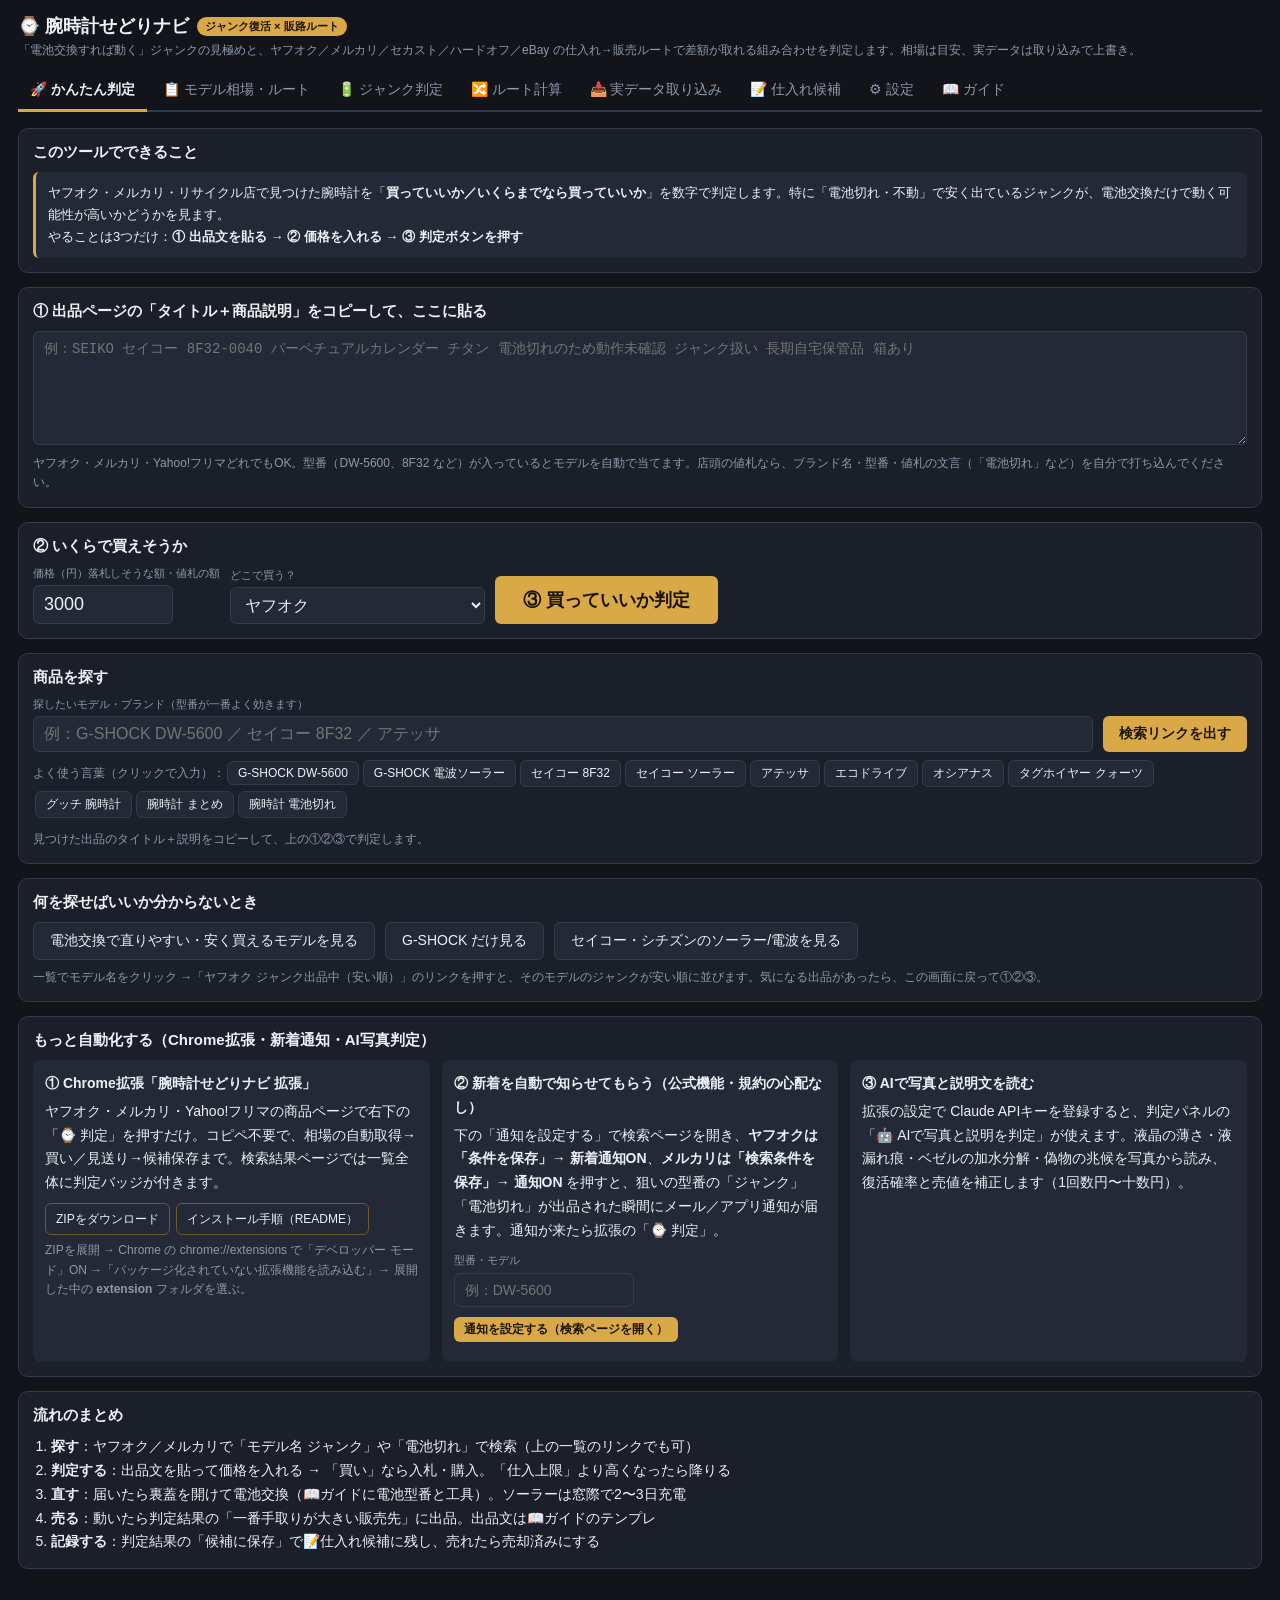
<file: index.html>
<!DOCTYPE html>
<html lang="ja">
<head>
<meta charset="UTF-8">
<meta name="viewport" content="width=device-width, initial-scale=1.0">
<title>腕時計せどりナビ - ジャンク復活判定 × 販路ルート比較（ヤフオク・メルカリ・セカスト・eBay）</title>
<style>
  :root {
    --bg:#12141a; --panel:#1b1f29; --panel2:#232936; --border:#323a4b;
    --text:#eef1f6; --sub:#8e99ad; --accent:#d9a847; --accent2:#2fc38a;
    --warn:#f0b42f; --bad:#f0564f; --info:#4f8ef7; --radius:10px;
  }
  *{box-sizing:border-box;margin:0;padding:0}
  body{background:var(--bg);color:var(--text);font-family:"Hiragino Sans","Yu Gothic UI","Meiryo",sans-serif;font-size:14px}
  header{padding:14px 18px 0}
  h1{font-size:18px;display:flex;align-items:center;gap:8px;flex-wrap:wrap}
  h1 .badge{font-size:11px;background:var(--accent);color:#1b1500;padding:2px 8px;border-radius:20px}
  .sub{font-size:12px;color:var(--sub);margin-top:4px}
  nav{display:flex;gap:4px;margin-top:12px;border-bottom:2px solid var(--border);flex-wrap:wrap}
  nav button{background:none;border:none;color:var(--sub);padding:10px 12px;font-size:14px;cursor:pointer;border-bottom:3px solid transparent;margin-bottom:-2px}
  nav button.on{color:var(--text);border-color:var(--accent);font-weight:bold}
  main{padding:16px 18px 60px;max-width:1320px;margin:0 auto}
  section{display:none} section.on{display:block}
  .card{background:var(--panel);border:1px solid var(--border);border-radius:var(--radius);padding:14px;margin-bottom:14px}
  .card h2{font-size:15px;margin-bottom:10px}
  .card h3{font-size:14px;margin:12px 0 6px;color:var(--accent)}
  .row{display:flex;gap:10px;flex-wrap:wrap;align-items:flex-end}
  .field{display:flex;flex-direction:column;gap:4px}
  .field label{font-size:11px;color:var(--sub)}
  input,select,textarea{background:var(--panel2);color:var(--text);border:1px solid var(--border);border-radius:6px;padding:8px 10px;font-size:14px}
  input:focus,select:focus,textarea:focus{outline:1px solid var(--accent)}
  input[type=number]{width:120px}
  button.btn{background:var(--accent);color:#1b1500;border:none;border-radius:6px;padding:9px 16px;font-size:14px;cursor:pointer;font-weight:bold}
  button.btn:hover{filter:brightness(1.1)}
  button.btn.green{background:var(--accent2);color:#06281b}
  button.btn.ghost{background:var(--panel2);border:1px solid var(--border);color:var(--text);font-weight:normal}
  button.btn.small{padding:4px 10px;font-size:12px}
  button.btn.danger{background:var(--bad);color:#fff}
  a.btn{display:inline-block;background:var(--panel2);border:1px solid var(--border);color:var(--text);border-radius:6px;padding:9px 16px;font-size:14px}
  .stats{display:grid;grid-template-columns:repeat(auto-fit,minmax(130px,1fr));gap:10px}
  .stat{background:var(--panel2);border-radius:8px;padding:10px;text-align:center}
  .stat .v{font-size:20px;font-weight:bold;margin-top:2px}
  .stat .l{font-size:11px;color:var(--sub)}
  .links{display:flex;gap:6px;flex-wrap:wrap}
  .links a{background:var(--panel2);border:1px solid var(--border);color:var(--text);text-decoration:none;padding:5px 10px;border-radius:6px;font-size:12px}
  .links a:hover{border-color:var(--accent)}
  .links a.ya{border-color:#7a2a2e} .links a.me{border-color:#8a2a2a} .links a.eb{border-color:#2a4a8a} .links a.st{border-color:#2a7a4a} .links a.gd{border-color:#6a5a2a}
  .tbl{overflow-x:auto}
  table{border-collapse:collapse;width:100%;font-size:13px}
  th,td{border-bottom:1px solid var(--border);padding:7px 8px;text-align:left;vertical-align:top}
  th{color:var(--sub);font-weight:normal;font-size:12px;white-space:nowrap;position:sticky;top:0;background:var(--panel)}
  tr.item{cursor:pointer} tr.item:hover{background:var(--panel2)}
  .brand{font-size:11px;color:var(--sub)} .name{font-weight:bold}
  .price{white-space:nowrap;font-variant-numeric:tabular-nums}
  .muted{color:var(--sub);font-size:12px}
  .chip{display:inline-block;padding:2px 8px;border-radius:12px;font-size:11px;white-space:nowrap;border:1px solid var(--border);background:var(--panel2)}
  .chip.QZ,.chip.DG{border-color:#2f7a5a;color:#7fe0b0} .chip.SOL,.chip.RS{border-color:#8a7a2a;color:#f0d070}
  .chip.KIN{border-color:#8a5a2a;color:#f0a870} .chip.AT,.chip.HW,.chip.SPR{border-color:#7a2a2e;color:#f09090} .chip.SM{border-color:#2a4a8a;color:#90b8ff}
  .chip.real{border-color:var(--accent2);color:var(--accent2)}
  .ok{color:var(--accent2)} .ng{color:var(--bad)} .wn{color:var(--warn)}
  .star{color:var(--accent);letter-spacing:-1px} .star .off{color:#3a4152}
  .note{background:var(--panel2);border-left:3px solid var(--accent);padding:10px 12px;border-radius:6px;font-size:13px;line-height:1.7}
  .hint{font-size:12px;color:var(--sub);line-height:1.6}
  .cmp{display:grid;grid-template-columns:repeat(auto-fit,minmax(280px,1fr));gap:12px}
  .pf{background:var(--panel2);border-radius:8px;padding:12px;line-height:1.7}
  .pf .t{font-weight:bold;margin-bottom:4px}
  .list{padding-left:18px;line-height:1.7}
  .guide p,.guide li{line-height:1.7}
  .guide ul{padding-left:20px;margin:6px 0}
  .bm{display:inline-block;background:var(--panel2);border:1px dashed var(--accent);color:var(--accent);padding:8px 12px;border-radius:6px;text-decoration:none;font-size:13px;margin:4px 6px 4px 0;cursor:grab}
  .reason{display:flex;gap:8px;align-items:flex-start;padding:4px 0;border-bottom:1px dashed var(--border);font-size:13px}
  .reason .d{min-width:44px;text-align:right;font-weight:bold;font-variant-numeric:tabular-nums}
  .gauge{height:14px;background:#2a3040;border-radius:7px;overflow:hidden;margin:6px 0}
  .gauge div{height:100%;background:linear-gradient(90deg,var(--bad),var(--warn),var(--accent2))}
  .mx td.c{text-align:right;font-variant-numeric:tabular-nums;white-space:nowrap}
  .mx td.c.best{outline:2px solid var(--accent);border-radius:4px}
  #modal{display:none;position:fixed;inset:0;background:rgba(0,0,0,.6);z-index:50;overflow:auto;padding:30px 12px}
  #modal .box{background:var(--panel);border:1px solid var(--border);border-radius:12px;max-width:1000px;margin:0 auto;padding:18px}
  #modal .x{float:right;background:none;border:none;color:var(--sub);font-size:20px;cursor:pointer}
  @media(max-width:700px){ main{padding:12px 10px 60px} th,td{padding:6px 5px;font-size:12px} input[type=number]{width:100px} }
</style>
</head>
<body>
<header>
  <h1>⌚ 腕時計せどりナビ <span class="badge">ジャンク復活 × 販路ルート</span></h1>
  <div class="sub">「電池交換すれば動く」ジャンクの見極めと、ヤフオク／メルカリ／セカスト／ハードオフ／eBay の仕入れ→販売ルートで差額が取れる組み合わせを判定します。相場は目安、実データは取り込みで上書き。</div>
  <nav>
    <button data-tab="easy" class="on">🚀 かんたん判定</button>
    <button data-tab="list">📋 モデル相場・ルート</button>
    <button data-tab="junk">🔋 ジャンク判定</button>
    <button data-tab="route">🔀 ルート計算</button>
    <button data-tab="import">📥 実データ取り込み</button>
    <button data-tab="cand">📝 仕入れ候補</button>
    <button data-tab="set">⚙ 設定</button>
    <button data-tab="guide">📖 ガイド</button>
  </nav>
</header>
<main>

<!-- ========== モデル一覧 ========== -->
<section id="tab-easy" class="on">
  <div class="card">
    <h2>このツールでできること</h2>
    <div class="note">ヤフオク・メルカリ・リサイクル店で見つけた腕時計を「<b>買っていいか／いくらまでなら買っていいか</b>」を数字で判定します。特に「電池切れ・不動」で安く出ているジャンクが、電池交換だけで動く可能性が高いかどうかを見ます。<br>やることは3つだけ：<b>① 出品文を貼る → ② 価格を入れる → ③ 判定ボタンを押す</b></div>
  </div>
  <div class="card">
    <h2>① 出品ページの「タイトル＋商品説明」をコピーして、ここに貼る</h2>
    <textarea id="e_text" rows="6" style="width:100%" placeholder="例：SEIKO セイコー 8F32-0040 パーペチュアルカレンダー チタン 電池切れのため動作未確認 ジャンク扱い 長期自宅保管品 箱あり"></textarea>
    <div class="hint" style="margin-top:6px">ヤフオク・メルカリ・Yahoo!フリマどれでもOK。型番（DW-5600、8F32 など）が入っているとモデルを自動で当てます。店頭の値札なら、ブランド名・型番・値札の文言（「電池切れ」など）を自分で打ち込んでください。</div>
  </div>
  <div class="card">
    <h2>② いくらで買えそうか</h2>
    <div class="row">
      <div class="field"><label>価格（円）落札しそうな額・値札の額</label><input type="number" id="e_price" value="3000" style="width:140px;font-size:18px"></div>
      <div class="field"><label>どこで買う？</label><select id="e_src" style="font-size:16px"></select></div>
      <button class="btn" id="e_go" style="font-size:18px;padding:12px 28px">③ 買っていいか判定</button>
    </div>
  </div>
  <div id="e_out"></div>
  <div class="card">
    <h2>商品を探す</h2>
    <div class="row">
      <div class="field" style="flex:1;min-width:220px"><label>探したいモデル・ブランド（型番が一番よく効きます）</label><input id="e_kw" placeholder="例：G-SHOCK DW-5600 ／ セイコー 8F32 ／ アテッサ" style="width:100%;font-size:16px"></div>
      <button class="btn" id="e_search">検索リンクを出す</button>
    </div>
    <div class="hint" style="margin-top:6px">よく使う言葉（クリックで入力）：<span id="e_presets"></span></div>
    <div id="e_search_out" style="margin-top:10px"></div>
    <div class="hint" style="margin-top:8px">見つけた出品のタイトル＋説明をコピーして、上の①②③で判定します。</div>
  </div>
  <div class="card">
    <h2>何を探せばいいか分からないとき</h2>
    <div class="row">
      <button class="btn ghost" id="e_find1">電池交換で直りやすい・安く買えるモデルを見る</button>
      <button class="btn ghost" id="e_find2">G-SHOCK だけ見る</button>
      <button class="btn ghost" id="e_find3">セイコー・シチズンのソーラー/電波を見る</button>
    </div>
    <div class="hint" style="margin-top:8px">一覧でモデル名をクリック →「ヤフオク ジャンク出品中（安い順）」のリンクを押すと、そのモデルのジャンクが安い順に並びます。気になる出品があったら、この画面に戻って①②③。</div>
  </div>
  <div class="card">
    <h2>もっと自動化する（Chrome拡張・新着通知・AI写真判定）</h2>
    <div class="cmp">
      <div class="pf"><div class="t">① Chrome拡張「腕時計せどりナビ 拡張」</div>
        ヤフオク・メルカリ・Yahoo!フリマの商品ページで右下の「⌚ 判定」を押すだけ。コピペ不要で、相場の自動取得→買い／見送り→候補保存まで。検索結果ページでは一覧全体に判定バッジが付きます。
        <div class="links" style="margin-top:8px"><a class="gd" href="https://github.com/004zero/watch-sedori/archive/refs/heads/main.zip">ZIPをダウンロード</a><a class="gd" href="https://github.com/004zero/watch-sedori/tree/main/extension" target="_blank" rel="noopener">インストール手順（README）</a></div>
        <div class="hint" style="margin-top:6px">ZIPを展開 → Chrome の chrome://extensions で「デベロッパー モード」ON →「パッケージ化されていない拡張機能を読み込む」→ 展開した中の <b>extension</b> フォルダを選ぶ。</div></div>
      <div class="pf"><div class="t">② 新着を自動で知らせてもらう（公式機能・規約の心配なし）</div>
        下の「通知を設定する」で検索ページを開き、<b>ヤフオクは「条件を保存」→ 新着通知ON</b>、<b>メルカリは「検索条件を保存」→ 通知ON</b> を押すと、狙いの型番の「ジャンク」「電池切れ」が出品された瞬間にメール／アプリ通知が届きます。通知が来たら拡張の「⌚ 判定」。
        <div class="row" style="margin-top:8px"><div class="field"><label>型番・モデル</label><input id="n_kw" placeholder="例：DW-5600" style="width:180px"></div><button class="btn small" id="n_go">通知を設定する（検索ページを開く）</button></div>
        <div id="n_out" style="margin-top:8px"></div></div>
      <div class="pf"><div class="t">③ AIで写真と説明文を読む</div>
        拡張の設定で Claude APIキーを登録すると、判定パネルの「🤖 AIで写真と説明を判定」が使えます。液晶の薄さ・液漏れ痕・ベゼルの加水分解・偽物の兆候を写真から読み、復活確率と売値を補正します（1回数円〜十数円）。</div>
    </div>
  </div>
  <div class="card">
    <h2>流れのまとめ</h2>
    <ol class="list">
      <li><b>探す</b>：ヤフオク／メルカリで「モデル名 ジャンク」や「電池切れ」で検索（上の一覧のリンクでも可）</li>
      <li><b>判定する</b>：出品文を貼って価格を入れる → 「買い」なら入札・購入。「仕入上限」より高くなったら降りる</li>
      <li><b>直す</b>：届いたら裏蓋を開けて電池交換（📖ガイドに電池型番と工具）。ソーラーは窓際で2〜3日充電</li>
      <li><b>売る</b>：動いたら判定結果の「一番手取りが大きい販売先」に出品。出品文は📖ガイドのテンプレ</li>
      <li><b>記録する</b>：判定結果の「候補に保存」で📝仕入れ候補に残し、売れたら売却済みにする</li>
    </ol>
  </div>
</section>

<section id="tab-list">
  <div class="card">
    <div class="row">
      <div class="field"><label>キーワード</label><input id="f_q" placeholder="DW-5600 / アテッサ / Tag Heuer" style="width:220px"></div>
      <div class="field"><label>カテゴリ</label><select id="f_cat"><option value="">すべて</option></select></div>
      <div class="field"><label>ムーブメント</label><select id="f_mv"><option value="">すべて</option></select></div>
      <div class="field"><label>ジャンク狙い目★以上</label><select id="f_js"><option value="0">指定なし</option><option value="3">★3以上（電池・充電で復活しやすい）</option><option value="4">★4以上</option><option value="5">★5のみ</option></select></div>
      <div class="field"><label>並び順</label><select id="f_sort"><option value="jroi">ジャンク期待ROI（期待利益÷仕入）が高い順</option><option value="jev">ジャンク期待利益が大きい順</option><option value="diff">差額利益（動作品）が大きい順</option><option value="roi">差額ROIが高い順</option><option value="d">需要★順</option><option value="price">相場が安い順</option><option value="brand">ブランド順</option></select></div>
      <label class="muted" style="display:flex;align-items:center;gap:4px;padding-bottom:8px"><input type="checkbox" id="f_pos"> 差額利益がプラスのみ</label>
    </div>
    <div class="hint" style="margin-top:8px">相場帯はAIの知識ベースによる目安（2025〜26年の感覚）。<b>差額利益</b>＝動作品を仕入れ元の安値（相場の下位25%点）で拾い、販売先の中央値で売った場合の手取り差。<b>ジャンク期待利益</b>＝ジャンク相場で仕入れ、復活確率×（復活時の利益）＋失敗確率×（本格修理 or ジャンク再販）で計算。緑の「実測」は取り込み済みの実データです。</div>
  </div>
  <div class="card">
    <div class="stats" id="list_stats"></div>
  </div>
  <div class="card tbl"><table id="list_tbl"><thead><tr>
    <th>モデル</th><th>ムーブ / 電池</th><th>ジャンク狙い目</th><th>ジャンク相場</th><th>メルカリ売切</th><th>ヤフオク落札</th><th>セカスト店頭</th><th>eBay Sold</th><th>最良の差額ルート</th><th>差額利益</th><th>ジャンク期待利益</th>
  </tr></thead><tbody></tbody></table></div>
</section>

<!-- ========== ジャンク判定 ========== -->
<section id="tab-junk">
  <div class="card">
    <h2>出品ページの文言から「電池交換で動く可能性」を判定</h2>
    <div class="note">ヤフオク・メルカリ・ハードオフの商品説明をそのまま貼り付けてください。「電池切れ」「長期保管」はプラス、「電池交換しても動かない」「水没」「液漏れ」「針外れ」「リューズ欠損」は大きくマイナスにして復活確率を出します。モデルが特定できれば相場から期待利益と仕入上限も計算します。</div>
    <div class="row" style="margin-top:10px">
      <div class="field" style="flex:1;min-width:280px"><label>タイトル＋商品説明（貼り付け）</label><textarea id="j_text" rows="6" style="width:100%" placeholder="例：SEIKO セイコー 8F32 パーペチュアルカレンダー 電池切れのため動作未確認 ジャンク扱い 長期自宅保管品 ノークレームノーリターン"></textarea></div>
    </div>
    <div class="row" style="margin-top:8px">
      <div class="field"><label>仕入れ元</label><select id="j_src"></select></div>
      <div class="field"><label>価格（円・落札/購入見込み）</label><input type="number" id="j_price" value="3000"></div>
      <div class="field"><label>仕入れ送料（円）</label><input type="number" id="j_ship" value="600"></div>
      <div class="field"><label>モデル（自動判定 or 選択）</label><select id="j_model" style="max-width:360px"><option value="">（未特定・ムーブメントだけで判定）</option></select></div>
      <div class="field"><label>ムーブメント</label><select id="j_mv"></select></div>
      <div class="field"><label>想定売値（円・空ならモデル相場）</label><input type="number" id="j_sale" placeholder="自動"></div>
      <button class="btn ghost" id="j_detect">モデル自動判定</button>
      <button class="btn" id="j_go">判定する</button>
    </div>
    <div id="j_out" style="margin-top:14px"></div>
  </div>
</section>

<!-- ========== ルート計算 ========== -->
<section id="tab-route">
  <div class="card">
    <h2>仕入れ元 × 販売先 の手取り・利益（動作品の差額せどり）</h2>
    <div class="row">
      <div class="field"><label>モデル（選ぶと相場を自動入力）</label><select id="r_model" style="max-width:360px"><option value="">（手入力）</option></select></div>
      <div class="field"><label>仕入れ元</label><select id="r_src"></select></div>
      <div class="field"><label>仕入値（円）</label><input type="number" id="r_cost" value="10000"></div>
      <div class="field"><label>仕入れ送料（円）</label><input type="number" id="r_bship" value="600"></div>
      <div class="field"><label>電池交換・整備費（円）</label><input type="number" id="r_fix" value="300"></div>
    </div>
    <div class="row" style="margin-top:8px">
      <div class="field"><label>メルカリ想定売値</label><input type="number" id="r_m" value="18000"></div>
      <div class="field"><label>ヤフオク想定落札</label><input type="number" id="r_y" value="16000"></div>
      <div class="field"><label>Yahoo!フリマ・ラクマ想定</label><input type="number" id="r_f" value="17000"></div>
      <div class="field"><label>eBay想定（USD）</label><input type="number" id="r_e" value="150"></div>
      <div class="field"><label>買取店 買取額（円）</label><input type="number" id="r_k" value="9000"></div>
      <button class="btn" id="r_go">計算</button>
    </div>
    <div id="r_out" style="margin-top:14px"></div>
  </div>
  <div class="card">
    <h2>モデル別 ルート利益マップ（仕入れ元 × 販売先）</h2>
    <div class="row"><div class="field"><label>モデル</label><select id="r_map_model" style="max-width:420px"></select></div></div>
    <div id="r_map" style="margin-top:12px"></div>
  </div>
</section>

<!-- ========== 実データ取り込み ========== -->
<section id="tab-import">
  <div class="card">
    <h2>① 相場チェックリンク生成</h2>
    <div class="row">
      <div class="field"><label>日本語キーワード（ヤフオク・メルカリ・セカスト）</label><input id="sq_jp" placeholder="セイコー 8F32" style="width:260px"></div>
      <div class="field"><label>英語キーワード（eBay）</label><input id="sq_en" placeholder="Seiko 8F32 perpetual" style="width:260px"></div>
      <button class="btn" id="sq_go">リンク生成</button>
    </div>
    <div id="sq_links" style="margin-top:10px"></div>
  </div>
  <div class="card">
    <h2>② 実データ取り込み（ブックマークレット）</h2>
    <div class="note">下のボタンをブラウザのブックマークバーへドラッグして登録します。各サイトの検索結果ページ（ヤフオク落札相場／メルカリ売り切れ／eBay Sold／Yahoo!フリマ／セカストオンライン）を開いた状態でクリックすると、表示中の件数・価格がクリップボードにコピーされます。下の欄に貼り付けて「解析」→ モデルに紐づけて保存すると、一覧・ルート・ジャンク判定が実測中央値で再計算されます。<br>※ サイトの構造が変わると取れなくなることがあります（取得件数0）。</div>
    <div style="margin:10px 0">
      <a class="bm" id="bm_yahoo" href="#">📕 ヤフオク落札 取り込み</a>
      <a class="bm" id="bm_mercari" href="#">📕 メルカリ売切 取り込み</a>
      <a class="bm" id="bm_ebay" href="#">📕 eBay Sold 取り込み</a>
      <a class="bm" id="bm_yfm" href="#">📕 Yahoo!フリマ 取り込み</a>
      <a class="bm" id="bm_second" href="#">📕 セカストオンライン 取り込み</a>
    </div>
    <div class="row">
      <div class="field" style="flex:1"><label>貼り付け欄（JSON）</label><textarea id="paste" rows="4" style="width:100%" placeholder='{"site":"yahoo", ...}'></textarea></div>
    </div>
    <div class="row" style="margin-top:8px">
      <div class="field"><label>紐づけるモデル</label><select id="paste_item" style="max-width:400px"><option value="">（紐づけない）</option></select></div>
      <button class="btn" id="paste_go">解析</button>
      <button class="btn green" id="paste_save" disabled>このモデルに保存</button>
    </div>
    <div id="paste_out" style="margin-top:12px"></div>
  </div>
  <div class="card">
    <h2>③ 保存済みの実測データ</h2>
    <div id="real_list"></div>
  </div>
</section>

<!-- ========== 仕入れ候補 ========== -->
<section id="tab-cand">
  <div class="card">
    <h2>仕入れ候補リスト</h2>
    <div class="hint">ジャンク判定タブの「候補に保存」か、下の手入力で追加。ステータスを更新して管理し、CSVで書き出せます（保存先はこのブラウザのみ）。</div>
    <div class="row" style="margin-top:10px">
      <div class="field" style="flex:1;min-width:200px"><label>タイトル</label><input id="c_title" style="width:100%"></div>
      <div class="field"><label>URL</label><input id="c_url" style="width:220px" placeholder="https://"></div>
      <div class="field"><label>仕入れ元</label><select id="c_src"></select></div>
      <div class="field"><label>仕入値（円）</label><input type="number" id="c_price" value="0"></div>
      <div class="field"><label>モデル</label><select id="c_model" style="max-width:300px"><option value="">（未特定）</option></select></div>
      <button class="btn" id="c_add">追加</button>
    </div>
    <div class="row" style="margin-top:10px">
      <button class="btn ghost small" id="c_csv">CSV書き出し</button>
      <button class="btn ghost small" id="c_clear_sold">売却済みを一括削除</button>
      <span class="muted" id="c_sum"></span>
    </div>
    <div class="tbl" style="margin-top:10px"><table id="cand_tbl"><thead><tr><th>日付</th><th>タイトル</th><th>仕入れ元</th><th>仕入値</th><th>復活%</th><th>想定コスト</th><th>最良販売先 / 手取り</th><th>期待利益</th><th>ステータス</th><th>実売値</th><th></th></tr></thead><tbody></tbody></table></div>
  </div>
</section>

<!-- ========== 設定 ========== -->
<section id="tab-set">
  <div class="card">
    <h2>手数料・送料・為替</h2>
    <h3>販売先の手数料（%）と発送送料（円）</h3>
    <div class="row">
      <div class="field"><label>メルカリ 手数料%</label><input type="number" id="s_fMer"></div>
      <div class="field"><label>メルカリ 送料</label><input type="number" id="s_sMer"></div>
      <div class="field"><label>ヤフオク 手数料%</label><input type="number" id="s_fYah"></div>
      <div class="field"><label>ヤフオク 送料</label><input type="number" id="s_sYah"></div>
      <div class="field"><label>Yahoo!フリマ 手数料%</label><input type="number" id="s_fYfm"></div>
      <div class="field"><label>Yahoo!フリマ 送料</label><input type="number" id="s_sYfm"></div>
      <div class="field"><label>ラクマ 手数料%</label><input type="number" id="s_fRak"></div>
      <div class="field"><label>ラクマ 送料</label><input type="number" id="s_sRak"></div>
    </div>
    <div class="row" style="margin-top:8px">
      <div class="field"><label>eBay 手数料%</label><input type="number" id="s_fEb"></div>
      <div class="field"><label>eBay 関税・返品リスク引当%</label><input type="number" id="s_eTariff"></div>
      <div class="field"><label>eBay 国際送料（円）</label><input type="number" id="s_sEb"></div>
      <div class="field"><label>為替（円/USD）</label><input type="number" id="s_rate"></div>
      <div class="field"><label>買取店 買取率（相場比%）</label><input type="number" id="s_kaitori"></div>
      <div class="field"><label>Yahoo!フリマ・ラクマ 相場割引%</label><input type="number" id="s_yfmDisc"></div>
      <div class="field"><label>梱包材（円）</label><input type="number" id="s_pack"></div>
    </div>
    <h3>仕入れ時の送料（円）</h3>
    <div class="row">
      <div class="field"><label>ヤフオク</label><input type="number" id="s_bYah"></div>
      <div class="field"><label>メルカリ</label><input type="number" id="s_bMer"></div>
      <div class="field"><label>Yahoo!フリマ</label><input type="number" id="s_bYfm"></div>
      <div class="field"><label>ラクマ</label><input type="number" id="s_bRak"></div>
      <div class="field"><label>セカスト・ハードオフ</label><input type="number" id="s_bSec"></div>
      <div class="field"><label>eBay輸入（送料＋関税）</label><input type="number" id="s_bEbImp"></div>
      <div class="field"><label>ジャンク仕入れ送料（平均）</label><input type="number" id="s_bJunk"></div>
    </div>
    <h3>復活・修理コストの目安（円）</h3>
    <div class="row" id="s_fix"></div>
    <h3>目標利益</h3>
    <div class="row">
      <div class="field"><label>目標利益率（手取り比%）</label><input type="number" id="s_tgtPct"></div>
      <div class="field"><label>最低利益額（円）</label><input type="number" id="s_tgtMin"></div>
    </div>
    <div class="row" style="margin-top:12px">
      <button class="btn" id="s_save">保存して再計算</button>
      <button class="btn ghost" id="s_reset">初期値に戻す</button>
      <button class="btn danger" id="s_wipe">実測データ・候補をすべて削除</button>
    </div>
    <div class="hint" style="margin-top:10px">手数料の初期値：メルカリ10%・ヤフオク10%（LYPプレミアムなら8.8%）・Yahoo!フリマ5%・ラクマ10%・eBay15%＋引当15%。送料は腕時計1本（ネコポス/ゆうパケット想定）。変更はこのブラウザに保存されます。</div>
  </div>
</section>

<!-- ========== ガイド ========== -->
<section id="tab-guide" class="guide">
  <div class="card">
    <h2>狙い目の考え方（ムーブメント別）</h2>
    <div class="tbl"><table>
      <tr><th>ムーブ</th><th>ジャンク狙い目</th><th>不動の主な原因</th><th>復活させる手順・費用</th></tr>
      <tr><td><span class="chip QZ">クォーツ</span></td><td><span class="star">★★★★★</span></td><td>電池切れ（大半）／液漏れ／回路劣化</td><td>裏蓋を開けて電池交換（100〜400円）。交換しても動かなければムーブ交換（Miyota・SII等 1,500〜4,000円）。</td></tr>
      <tr><td><span class="chip DG">デジタル</span></td><td><span class="star">★★★★<span class="off">★</span></span></td><td>電池切れ／液漏れ／液晶劣化</td><td>CR2016等に交換後、AC端子と電池＋をピンセットで2秒ショート（リセット）。液晶が薄い・欠けは直らない。</td></tr>
      <tr><td><span class="chip SOL">ソーラー・電波ソーラー</span></td><td><span class="star">★★★<span class="off">★★</span></span></td><td>放電（暗所保管）／二次電池劣化</td><td>まず窓際で2〜3日充電（直射日光の高温は避ける）。2秒運針は充電警告。充電しても止まるなら二次電池交換（部品1,000〜2,000円＋手間）。</td></tr>
      <tr><td><span class="chip KIN">キネティック</span></td><td><span class="star">★★<span class="off">★★★</span></span></td><td>キャパシタ（蓄電池）劣化</td><td>セイコー純正キャパシタ（3023-24T等）に交換。部品1,500〜3,000円。交換後は振って充電。</td></tr>
      <tr><td><span class="chip AT">自動巻・手巻</span></td><td><span class="star">★<span class="off">★★★★</span></span></td><td>油切れ／ゼンマイ切れ／部品破損</td><td>電池では直らない。OH 1.5〜4万円。利益が出るのは高額ヴィンテージのみ。「振ると動くがすぐ止まる」は油切れの典型。</td></tr>
      <tr><td><span class="chip SM">スマートウォッチ</span></td><td><span class="star">★★<span class="off">★★★</span></span></td><td>バッテリー劣化／アクティベーションロック</td><td>Apple Watch はロック解除済みが絶対条件。最大容量80%未満は減額。Garmin・Suunto Core（CR2032）は扱いやすい。</td></tr>
    </table></div>
  </div>
  <div class="card">
    <h2>電池型番 早見表（SR＝酸化銀 / CR＝リチウム）</h2>
    <div class="tbl"><table>
      <tr><th>型番</th><th>別名</th><th>主な用途</th></tr>
      <tr><td>SR626SW</td><td>377</td><td>レディース・薄型3針（セイコー・シチズン・ファッション系）で最多</td></tr>
      <tr><td>SR621SW</td><td>364</td><td>小型レディース、Miyota GL20（Daniel Wellington 等）</td></tr>
      <tr><td>SR920SW</td><td>371</td><td>メンズ3針・ETA F06系（Tissot PRX クォーツ等）・セイコー 7A28</td></tr>
      <tr><td>SR927SW / SR927W</td><td>395 / 399</td><td>クロノグラフ・G-SHOCK アナデジ（GA-100 等）・グランドセイコー9F</td></tr>
      <tr><td>SR916SW</td><td>373</td><td>薄型ドレス（クレドール等）</td></tr>
      <tr><td>SR936SW</td><td>394</td><td>Swatch スタンダード</td></tr>
      <tr><td>SR43SW / SR44SW</td><td>386 / 357</td><td>70〜80年代セイコークォーツ（7548・ツインクォーツ）</td></tr>
      <tr><td>CR2016</td><td>—</td><td>G-SHOCK 5600/6900系・チープカシオ・Luminox</td></tr>
      <tr><td>CR2025 / CR1616</td><td>—</td><td>G-SHOCK 一部・Baby-G・データバンク</td></tr>
      <tr><td>CR2412</td><td>—</td><td>セイコー 8F32/8F56 パーペチュアル（10年電池）</td></tr>
      <tr><td>CTL1616 / CTL920 / MT920 / 295-xx</td><td>二次電池</td><td>タフソーラー・オシアナス・セイコーソーラー・エコドライブ。普通の電池を入れてはいけない。</td></tr>
    </table></div>
    <p class="hint" style="margin-top:8px">電池は「SW（低消費・無音）」と「W（高消費・アラーム/ライト付き）」で使い分け。SR626SW は100均、まとめ買いはAmazonで10個300〜500円。裏蓋の内側か電池の刻印で型番を確認。</p>
  </div>
  <div class="card">
    <h2>裏蓋の種類と工具</h2>
    <ul>
      <li><b>スクリューバック</b>（切り欠きあり）：3点支持オープナー（1,500〜3,000円）または ボールオープナー（ゴムボール・数百円）。ダイバー・G-STEEL・GW-5000 等。</li>
      <li><b>こじ開け（スナップ）</b>：こじ開けナイフを隙間に差し込んで持ち上げる。ドレス・ファッション・ヴィンテージに多い。傷を付けないよう養生。</li>
      <li><b>ネジ止め</b>：精密ドライバー（#000/#00・JIS）。G-SHOCK 四隅ネジ・デジタル。ネジ山をなめない。</li>
      <li><b>特殊</b>：Swatch は裏の電池蓋をコインで回すだけ。一体型ケース（Marinemaster・Apple Watch）は素人は開けない。</li>
      <li>共通：ピンセット（非磁性）・ブロワー・セーム革・パッキン用シリコングリス・裏蓋閉め器（スクリュー／プレス式）。電池交換後は防水性が落ちるので「非防水扱い」で出品。</li>
    </ul>
  </div>
  <div class="card">
    <h2>ルート別の特徴</h2>
    <div class="tbl"><table>
      <tr><th>ルート</th><th>何が取れるか</th><th>注意</th></tr>
      <tr><td>ヤフオク → メルカリ</td><td>「電池切れ・不動・動作未確認・まとめ売り」が安い。電池交換して動作品としてメルカリで即決売り。</td><td>落札送料・入札競争。1円スタートのまとめ売りは終了5分前に動く。</td></tr>
      <tr><td>セカスト / ハードオフ → メルカリ・ヤフオク</td><td>店頭ジャンク箱（青箱）・値付けが型番を見ていない店舗。「電池切れ」札は宝。</td><td>店舗ごとに値付けが違う。巡回コストを時給換算。</td></tr>
      <tr><td>メルカリ → ヤフオク</td><td>ヴィンテージ・コレクター物（KS・GS・6139・DW-5600C・80年代デジタル）は競りで上がる。</td><td>メルカリは値下げ交渉前提。ヤフオクは写真点数・説明の質で差。</td></tr>
      <tr><td>国内 → eBay</td><td>セイコー・シチズン・カシオのヴィンテージ、G-SHOCK 日本限定、グランドセイコー、キングセイコー。</td><td>関税・返品・偽物疑いの返金。小型軽量で送料は有利。</td></tr>
      <tr><td>eBay → 国内</td><td>Timex・Bulova・Hamilton 米国モデル、スイスヴィンテージの割安品。</td><td>送料＋関税で3,000円〜。真贋リスク。</td></tr>
      <tr><td>どこでも → 買取店</td><td>高級ブランドの即現金化。相場の50〜70%。</td><td>利益は薄い。ロレックス等は買取店の方が手数料・リスク込みで有利なこともある。</td></tr>
    </table></div>
  </div>
  <div class="card">
    <h2>真贋・法律・出品のルール</h2>
    <ul>
      <li><b>偽物が多いモデル</b>：ロレックス・パネライ・フランクミュラー・カルティエ・G-SHOCK（GA-2100/フロッグマン/GMW-B5000）・SKX007・ムーンスウォッチ・Daniel Wellington。「安すぎるジャンク」は疑う。裏蓋刻印・シリアル・重量・夜光・ブレスの質感で確認。</li>
      <li><b>古物商許可</b>：継続的に中古を仕入れて売るなら警察署で古物商許可（手数料19,000円）。古物台帳に相手の本人確認を記録（1万円以上）。</li>
      <li><b>出品表記</b>：電池交換した日・動作確認した時間（「24時間以上正常動作」）・防水非保証・日差を書く。「電池切れだったので交換済み」は信頼につながる。</li>
      <li><b>メルカリ規約</b>：偽物・盗難品は即アカウント停止。ブランド品はシリアル写真を載せる。</li>
      <li><b>金無垢・K18</b>：刻印（K18・750）があれば地金価値が下限。レディース金無垢は時計として売るより買取店の方が高い場合も。</li>
    </ul>
  </div>
  <div class="card">
    <h2>出品文テンプレ（電池交換して復活した場合）</h2>
    <div class="note" id="tpl" style="white-space:pre-wrap">【商品】ブランド名 モデル名 型番
【状態】電池切れで保管されていたものを、20XX年X月に新品電池（型番）へ交換し、48時間以上の正常動作を確認しました。
【付属品】本体のみ（箱・保証書なし）
【傷・使用感】ガラスに小傷、ケースにスレあり（写真参照）
【注意】電池交換に伴い防水性能は保証しません。中古品のため神経質な方はご遠慮ください。
【発送】ネコポス（追跡あり）で発送します。</div>
    <button class="btn ghost small" style="margin-top:8px" onclick="navigator.clipboard&&navigator.clipboard.writeText(document.getElementById('tpl').innerText).then(()=>alert('コピーしました'))">テンプレをコピー</button>
  </div>
  <div class="card">
    <h2>免責</h2>
    <p class="hint">相場・電池型番・修理費は目安です。実際の相場はリンク先と取り込み機能で確認してください。分解・電池交換は自己責任で行い、高額品は専門店に依頼してください。本ツールは特定の商品の購入・販売を推奨するものではありません。</p>
  </div>
</section>
</main>

<div id="modal"><div class="box"><button class="x" id="modal_x">✕</button><div id="modal_body"></div></div></div>

<script src="data.js"></script>
<script src="core.js"></script>
<script>
// ---------- 設定 ----------
const DEF = { rate:150, fMer:10, fYah:10, fYfm:5, fRak:10, fEb:15, eTariff:15, kaitori:60, yfmDisc:5,
  sMer:210, sYah:230, sYfm:200, sRak:210, sEb:2200,
  bYah:600, bMer:0, bYfm:0, bRak:0, bSec:0, bEbImp:3000, bJunk:400,
  pack:150, tgtPct:20, tgtMin:1500 };
Object.keys(FIXCOST).forEach(k => { DEF['c_' + k] = FIXCOST[k][0]; DEF['b_' + k] = FIXCOST[k][2]; });
const LS = (k, v) => { try { if (v === undefined) return JSON.parse(localStorage.getItem('ws_' + k)); localStorage.setItem('ws_' + k, JSON.stringify(v)); } catch (e) { return null; } };
let SET = Object.assign({}, DEF, LS('set') || {});
let REAL = LS('real') || {};   // itemId -> {yahoo:{...}, mercari:{...}, ebay:{...}, yfm:{...}, second:{...}}
let CAND = LS('cand') || [];   // 仕入れ候補
ITEMS.forEach((it, i) => it.id = 'w' + i);
const BYID = Object.fromEntries(ITEMS.map(it => [it.id, it]));

const $ = s => document.querySelector(s);
const esc = s => String(s ?? '').replace(/[&<>"']/g, c => ({ '&': '&amp;', '<': '&lt;', '>': '&gt;', '"': '&quot;', "'": '&#39;' }[c]));
const yen = n => (n < 0 ? '−' : '') + '¥' + Math.abs(Math.round(n)).toLocaleString();
const usd = n => '$' + Math.round(n).toLocaleString();
const pct = n => Math.round(n) + '%';
const stars = n => '<span class="star">' + '★'.repeat(n) + '<span class="off">' + '★'.repeat(5 - n) + '</span></span>';
const mvChip = mv => `<span class="chip ${mv}">${MV[mv][0]}</span>`;
const enc = encodeURIComponent;

// ---------- 仕入れ元・販売先 ----------
const SRC = [
  { id: 'yahoo', n: 'ヤフオク', band: 'y', ship: 'bYah' },
  { id: 'mercari', n: 'メルカリ', band: 'm', ship: 'bMer' },
  { id: 'yfm', n: 'Yahoo!フリマ', band: 'm', ship: 'bYfm', disc: true },
  { id: 'rakuma', n: 'ラクマ', band: 'm', ship: 'bRak', disc: true },
  { id: 'second', n: 'セカスト・ハードオフ等 店頭', band: 's', ship: 'bSec' },
  { id: 'ebay', n: 'eBay（輸入）', band: 'e', ship: 'bEbImp' },
];
const DST = [
  { id: 'mercari', n: 'メルカリ', band: 'm', fee: 'fMer', ship: 'sMer' },
  { id: 'yahoo', n: 'ヤフオク', band: 'y', fee: 'fYah', ship: 'sYah' },
  { id: 'yfm', n: 'Yahoo!フリマ', band: 'm', fee: 'fYfm', ship: 'sYfm', disc: true },
  { id: 'rakuma', n: 'ラクマ', band: 'm', fee: 'fRak', ship: 'sRak', disc: true },
  { id: 'ebay', n: 'eBay', band: 'e', fee: 'fEb', extra: 'eTariff', ship: 'sEb' },
  { id: 'kaitori', n: '買取店', band: 'k' },
];
const SRCN = Object.fromEntries(SRC.map(s => [s.id, s.n]));

// ---------- 相場・計算 ----------
function bandMid(it, b) {
  const r = REAL[it.id] || {}; const key = { y: 'yahoo', m: 'mercari', e: 'ebay', s: 'second' }[b];
  if (r[key]) return { v: r[key].median, real: true };
  return { v: (it[b][0] + it[b][1]) / 2, real: false };
}
function grossJPY(it, d) {
  if (d.id === 'ebay') { const b = bandMid(it, 'e'); return { v: b.v * SET.rate, real: b.real }; }
  if (d.id === 'yfm' || d.id === 'rakuma') {
    const r = REAL[it.id] || {}; if (d.id === 'yfm' && r.yfm) return { v: r.yfm.median, real: true };
    const b = bandMid(it, 'm'); return { v: b.v * (1 - SET.yfmDisc / 100), real: b.real };
  }
  if (d.id === 'kaitori') { const y = bandMid(it, 'y'), m = bandMid(it, 'm'); return { v: Math.max(y.v, m.v) * SET.kaitori / 100, real: y.real || m.real }; }
  return bandMid(it, d.band);
}
function netOf(gross, d) { if (d.id === 'kaitori') return gross; return gross * (1 - (SET[d.fee] + (d.extra ? SET[d.extra] : 0)) / 100) - SET[d.ship] - SET.pack; }
// 仕入れ側は「相場の下位25%点」（実測があれば p25）。せどりは安い出品を拾う前提
function bandLow(it, b) {
  const r = REAL[it.id] || {}; const key = { y: 'yahoo', m: 'mercari', e: 'ebay', s: 'second' }[b];
  if (r[key]) return { v: r[key].p25 ?? r[key].median, real: true };
  return { v: it[b][0] + (it[b][1] - it[b][0]) * 0.25, real: false };
}
function buyOf(it, s) {
  let v; if (s.id === 'ebay') v = bandLow(it, 'e').v * SET.rate; else if (s.disc) v = bandLow(it, 'm').v * (1 - SET.yfmDisc / 100); else v = bandLow(it, s.band).v;
  return v + SET[s.ship];
}
function routes(it) {
  const dsts = DST.map(d => { const g = grossJPY(it, d); return { d, gross: g.v, real: g.real, net: netOf(g.v, d) }; });
  const rows = SRC.map(s => { const buy = buyOf(it, s); return { s, buy, cells: dsts.map(x => ({ d: x.d, net: x.net, profit: s.id === x.d.id ? null : x.net - buy })) }; });
  let best = null;
  rows.forEach(r => r.cells.forEach(c => { if (c.profit != null && (!best || c.profit > best.profit)) best = { src: r.s, dst: c.d, profit: c.profit, buy: r.buy, net: c.net }; }));
  const bestDst = dsts.reduce((a, b) => b.net > a.net ? b : a);
  return { dsts, rows, best, bestDst };
}
// ジャンク期待値： p=復活確率, buy=仕入総額（送料込）, extra=追加修理費, saleMul=売値補正
function junkEV(it, opt = {}) {
  const mv = opt.mv || it.mv; const p = opt.p ?? MV[mv][2];
  const buy = opt.buy ?? ((it.j[0] + it.j[1]) / 2 + SET.bJunk);
  const cheap = SET['c_' + mv] + (opt.extra || 0), big = SET['b_' + mv];
  const R = routes(it); const bestNet = (opt.saleNet ?? R.bestDst.net) * (opt.saleMul || 1);
  const junkNet = (it.j[0] + it.j[1]) / 2 * (1 - SET.fMer / 100) - SET.sMer - SET.pack;
  const okP = bestNet - buy - cheap;
  const repairP = bestNet - buy - cheap - big, resellP = junkNet - buy - cheap;
  const failP = Math.max(repairP, resellP);
  const ev = p * okP + (1 - p) * failP;
  const target = Math.max(SET.tgtMin, bestNet * SET.tgtPct / 100);
  return { mv, p, buy, cheap, big, bestNet, bestDst: R.bestDst.d, junkNet, okP, failP, repairP, resellP, ev, maxBuy: ev + buy - target, target, failMode: repairP >= resellP ? 'repair' : 'resell' };
}

// ---------- リンク生成 ----------
function links(kj, kw) {
  const L = [];
  L.push(['ya', 'ヤフオク 落札相場', `https://auctions.yahoo.co.jp/closedsearch/closedsearch?p=${enc(kj)}&va=${enc(kj)}&exflg=1&b=1&n=50&s1=end&o1=d`]);
  L.push(['ya', 'ヤフオク ジャンク出品中（安い順）', `https://auctions.yahoo.co.jp/search/search?p=${enc(kj + ' ジャンク')}&va=${enc(kj + ' ジャンク')}&s1=cbids&o1=a`]);
  L.push(['ya', 'ヤフオク 出品中', `https://auctions.yahoo.co.jp/search/search?p=${enc(kj)}&va=${enc(kj)}`]);
  L.push(['ya', 'aucfree 落札履歴', `https://aucfree.com/search?q=${enc(kj)}`]);
  L.push(['me', 'メルカリ 売切', `https://jp.mercari.com/search?keyword=${enc(kj)}&status=sold_out`]);
  L.push(['me', 'メルカリ ジャンク出品中（安い順）', `https://jp.mercari.com/search?keyword=${enc(kj + ' ジャンク')}&status=on_sale&sort=price&order=asc`]);
  L.push(['me', 'メルカリ 出品中', `https://jp.mercari.com/search?keyword=${enc(kj)}&status=on_sale`]);
  L.push(['me', 'Yahoo!フリマ 売切', `https://paypayfleamarket.yahoo.co.jp/search/${enc(kj)}?sold=1`]);
  L.push(['me', 'Yahoo!フリマ 出品中', `https://paypayfleamarket.yahoo.co.jp/search/${enc(kj)}`]);
  L.push(['me', 'ラクマ', `https://fril.jp/s?query=${enc(kj)}`]);
  L.push(['st', 'セカストオンライン', `https://www.2ndstreet.jp/search?keyword=${enc(kj)}`]);
  L.push(['st', 'ハードオフ ネットモール', `https://netmall.hardoff.co.jp/search/?q=${enc(kj)}`]);
  L.push(['eb', 'eBay Sold', `https://www.ebay.com/sch/i.html?_nkw=${enc(kw)}&LH_Sold=1&LH_Complete=1&_sop=13`]);
  L.push(['eb', 'eBay Sold（日本セラー）', `https://www.ebay.com/sch/i.html?_nkw=${enc(kw)}&LH_Sold=1&LH_Complete=1&LH_SALBN=1&_salic=104&_sop=13`]);
  L.push(['eb', 'eBay 出品中', `https://www.ebay.com/sch/i.html?_nkw=${enc(kw)}&_sop=12`]);
  L.push(['gd', '電池交換の方法（Google）', `https://www.google.com/search?q=${enc(kj + ' 電池交換 方法')}`]);
  L.push(['gd', '電池交換の動画（YouTube）', `https://www.youtube.com/results?search_query=${enc(kj + ' 電池交換')}`]);
  return `<div class="links">${L.map(l => `<a class="${l[0]}" href="${l[2]}" target="_blank" rel="noopener">${l[1]}</a>`).join('')}</div>`;
}

// ---------- 一覧 ----------
function fillSelect(id, entries, first) {
  const el = $(id); el.innerHTML = (first ? `<option value="">${first}</option>` : '') + entries.map(([v, t]) => `<option value="${v}">${esc(t)}</option>`).join('');
}
function modelOptions() { return ITEMS.map(it => [it.id, `${it.brand} ${it.name}`]); }
function filtered() {
  const q = $('#f_q').value.trim().toLowerCase(), cat = $('#f_cat').value, mv = $('#f_mv').value, js = +$('#f_js').value, pos = $('#f_pos').checked;
  return ITEMS.map(it => ({ it, R: routes(it), J: junkEV(it) })).filter(({ it, R }) => {
    if (cat && it.cat !== cat) return false; if (mv && it.mv !== mv) return false; if (js && MV[it.mv][3] < js) return false;
    if (pos && (!R.best || R.best.profit <= 0)) return false;
    if (q && !(it.brand + ' ' + it.name + ' ' + it.kw + ' ' + it.kj + ' ' + it.bat).toLowerCase().includes(q)) return false;
    return true;
  });
}
function sorted(rows) {
  const s = $('#f_sort').value;
  const f = { jroi: r => -(r.J.ev / Math.max(1, r.J.buy + r.J.cheap)), jev: r => -r.J.ev, diff: r => -(r.R.best?.profit ?? -1e9), roi: r => -((r.R.best?.profit ?? -1e9) / Math.max(1, r.R.best?.buy ?? 1)), d: r => -r.it.d, price: r => (r.it.m[0] + r.it.m[1]) / 2, brand: r => r.it.brand + r.it.name }[s];
  return rows.sort((a, b) => { const x = f(a), y = f(b); return x < y ? -1 : x > y ? 1 : 0; });
}
function band(it, b, unit) { const r = REAL[it.id] || {}; const key = { y: 'yahoo', m: 'mercari', e: 'ebay', s: 'second', j: '' }[b]; if (key && r[key]) return `<span class="chip real" title="実測 ${r[key].n}件">${unit(r[key].median)}</span>`; return `${unit(it[b][0])}〜${unit(it[b][1])}`; }
function render() {
  const rows = sorted(filtered());
  const tb = $('#list_tbl tbody');
  tb.innerHTML = rows.map(({ it, R, J }) => `<tr class="item" data-id="${it.id}">
    <td><div class="brand">${esc(it.brand)} ・ ${esc(CATS[it.cat])}</div><div class="name">${esc(it.name)}</div><div class="muted">需要 ${stars(it.d)}</div></td>
    <td>${mvChip(it.mv)}<div class="muted">${esc(it.bat)}</div><div class="muted">裏蓋: ${BACK[it.back]}</div></td>
    <td>${stars(MV[it.mv][3])}<div class="muted">復活率目安 ${pct(MV[it.mv][2] * 100)}</div></td>
    <td class="price">${band(it, 'j', yen)}</td>
    <td class="price">${band(it, 'm', yen)}</td>
    <td class="price">${band(it, 'y', yen)}</td>
    <td class="price">${band(it, 's', yen)}</td>
    <td class="price">${band(it, 'e', usd)}</td>
    <td>${R.best ? `<div>${esc(R.best.src.n)} → <b>${esc(R.best.dst.n)}</b></div><div class="muted">仕入 ${yen(R.best.buy)} / 手取り ${yen(R.best.net)}</div>` : '—'}</td>
    <td class="price ${R.best && R.best.profit > 0 ? 'ok' : 'ng'}"><b>${R.best ? yen(R.best.profit) : '—'}</b><div class="muted">ROI ${R.best ? pct(R.best.profit / Math.max(1, R.best.buy) * 100) : '—'}</div></td>
    <td class="price ${J.ev > 0 ? 'ok' : 'ng'}"><b>${yen(J.ev)}</b><div class="muted">期待ROI ${pct(J.ev / Math.max(1, J.buy + J.cheap) * 100)} / </div><div class="muted">${esc(J.bestDst.n)}で売却 / 仕入上限 ${yen(J.maxBuy)}</div></td>
  </tr>`).join('');
  tb.querySelectorAll('tr.item').forEach(tr => tr.addEventListener('click', () => openDetail(tr.dataset.id)));
  const posN = rows.filter(r => r.R.best && r.R.best.profit > 0).length, jN = rows.filter(r => r.J.ev > 0).length;
  const realN = ITEMS.filter(it => REAL[it.id]).length;
  $('#list_stats').innerHTML = `
    <div class="stat"><div class="l">表示モデル</div><div class="v">${rows.length}</div></div>
    <div class="stat"><div class="l">差額利益プラス</div><div class="v ok">${posN}</div></div>
    <div class="stat"><div class="l">ジャンク期待利益プラス</div><div class="v ok">${jN}</div></div>
    <div class="stat"><div class="l">実測データあり</div><div class="v">${realN}</div></div>
    <div class="stat"><div class="l">為替</div><div class="v">${SET.rate}円</div></div>`;
}

// ---------- 詳細モーダル ----------
function routeMatrix(it) {
  const R = routes(it);
  return `<div class="tbl"><table class="mx"><tr><th>仕入れ元 ＼ 販売先</th>${R.dsts.map(x => `<th>${esc(x.d.n)}<div class="muted">手取り ${yen(x.net)}${x.real ? ' <span class="chip real">実測</span>' : ''}</div></th>`).join('')}</tr>
    ${R.rows.map(r => `<tr><td><b>${esc(r.s.n)}</b><div class="muted">仕入 ${yen(r.buy)}</div></td>${r.cells.map(c => c.profit == null ? '<td class="c muted">—</td>' : `<td class="c ${c.profit > 0 ? 'ok' : 'ng'} ${R.best && R.best.src === r.s && R.best.dst === c.d ? 'best' : ''}">${yen(c.profit)}<div class="muted">${pct(c.profit / Math.max(1, r.buy) * 100)}</div></td>`).join('')}</tr>`).join('')}
  </table></div>
  <div class="hint" style="margin-top:6px">セルは「販売先の手取り（中央値ベース） − 仕入れ元の安値（相場の下位25%点・送料込）」。動作品を安く拾って動作品として売る前提。枠付きが最良ルート。</div>`;
}
function junkPanel(it, J) {
  return `<div class="pf"><div class="t">ジャンク（${yen(it.j[0])}〜${yen(it.j[1])}）で仕入れた場合の期待値</div>
    <div>ムーブ ${mvChip(J.mv)}　復活確率 <b>${pct(J.p * 100)}</b>　まず試す処置：${esc(FIXCOST[J.mv][1])}（${yen(J.cheap)}）</div>
    <div>復活したら → ${esc(J.bestDst.n)} で手取り ${yen(J.bestNet)} ＝ 利益 <b class="${J.okP > 0 ? 'ok' : 'ng'}">${yen(J.okP)}</b></div>
    <div>失敗したら → ${J.failMode === 'repair' ? `${esc(FIXCOST[J.mv][3])}（${yen(J.big)}）して売る` : 'ジャンクのまま再出品（手取り ' + yen(J.junkNet) + '）'} ＝ <b class="${J.failP > 0 ? 'ok' : 'ng'}">${yen(J.failP)}</b></div>
    <div>期待利益 <b class="${J.ev > 0 ? 'ok' : 'ng'}" style="font-size:16px">${yen(J.ev)}</b>　／　目標利益 ${yen(J.target)} を確保できる仕入上限（送料込） <b>${yen(J.maxBuy)}</b></div></div>`;
}
function openDetail(id) {
  const it = BYID[id]; const R = routes(it), J = junkEV(it); const r = REAL[id] || {};
  const realLine = k => r[k] ? `<span class="chip real">実測 ${r[k].n}件 中央値 ${k === 'ebay' ? usd(r[k].median) : yen(r[k].median)}（${(r[k].at || '').slice(0, 10)}）</span>` : '';
  $('#modal_body').innerHTML = `
    <div class="brand">${esc(it.brand)} ・ ${esc(CATS[it.cat])}</div><h2 style="font-size:18px;margin:4px 0 8px">${esc(it.name)}</h2>
    <div style="display:flex;gap:6px;flex-wrap:wrap;margin-bottom:10px">${mvChip(it.mv)}<span class="chip">電池: ${esc(it.bat)}</span><span class="chip">裏蓋: ${BACK[it.back]}</span><span class="chip">需要 ${stars(it.d)}</span><span class="chip">ジャンク狙い目 ${stars(MV[it.mv][3])}</span></div>
    <div class="stats">
      <div class="stat"><div class="l">ジャンク相場</div><div class="v" style="font-size:15px">${yen(it.j[0])}〜${yen(it.j[1])}</div></div>
      <div class="stat"><div class="l">メルカリ売切</div><div class="v" style="font-size:15px">${yen(it.m[0])}〜${yen(it.m[1])}</div>${realLine('mercari')}</div>
      <div class="stat"><div class="l">ヤフオク落札</div><div class="v" style="font-size:15px">${yen(it.y[0])}〜${yen(it.y[1])}</div>${realLine('yahoo')}</div>
      <div class="stat"><div class="l">セカスト店頭</div><div class="v" style="font-size:15px">${yen(it.s[0])}〜${yen(it.s[1])}</div>${realLine('second')}</div>
      <div class="stat"><div class="l">eBay Sold</div><div class="v" style="font-size:15px">${usd(it.e[0])}〜${usd(it.e[1])}</div>${realLine('ebay')}</div>
      <div class="stat"><div class="l">Yahoo!フリマ</div><div class="v" style="font-size:15px">${r.yfm ? yen(r.yfm.median) : 'メルカリ−' + SET.yfmDisc + '%'}</div>${realLine('yfm')}</div>
    </div>
    <h3>ルート利益マップ</h3>${routeMatrix(it)}
    <h3>ジャンク狙い</h3>${junkPanel(it, J)}
    ${it.risk.length ? `<h3>注意点</h3><ul class="list">${it.risk.map(x => `<li>${esc(x)}</li>`).join('')}</ul>` : ''}
    ${it.tip ? `<div class="note" style="margin-top:8px">${esc(it.tip)}</div>` : ''}
    <h3>相場リンク</h3>${links(it.kj, it.kw)}
    <div class="row" style="margin-top:12px">
      <button class="btn" id="d_tojunk">このモデルでジャンク判定へ</button>
      <button class="btn ghost" id="d_toroute">ルート計算へ</button>
      ${(r.yahoo || r.mercari || r.ebay || r.yfm || r.second) ? '<button class="btn ghost small" id="d_realdel">実測データを削除</button>' : ''}
    </div>`;
  $('#modal').style.display = 'block';
  $('#d_tojunk').onclick = () => { $('#modal').style.display = 'none'; $('#j_model').value = id; $('#j_mv').value = it.mv; showTab('junk'); };
  $('#d_toroute').onclick = () => { $('#modal').style.display = 'none'; $('#r_model').value = id; fillRouteFromModel(); $('#r_map_model').value = id; renderMap(); showTab('route'); };
  const del = $('#d_realdel'); if (del) del.onclick = () => { if (confirm('このモデルの実測データを削除しますか？')) { delete REAL[id]; LS('real', REAL); openDetail(id); render(); renderReal(); } };
}
$('#modal_x').onclick = () => $('#modal').style.display = 'none';
$('#modal').addEventListener('click', e => { if (e.target.id === 'modal') $('#modal').style.display = 'none'; });

// ---------- ジャンク判定 ----------
// RULES / judge / normalize / detectModel は core.js（拡張機能と共有）
$('#j_detect').onclick = () => {
  const c = detectModel($('#j_text').value); if (!c.length) { alert('モデルを特定できませんでした。手動で選んでください。'); return; }
  $('#j_model').value = c[0].it.id; $('#j_mv').value = c[0].it.mv;
  $('#j_out').innerHTML = `<div class="hint">候補：${c.map(x => `<button class="btn ghost small" data-id="${x.it.id}">${esc(x.it.brand)} ${esc(x.it.name)}（一致: ${esc(x.hit.join(', '))}）</button>`).join(' ')}</div>`;
  $('#j_out').querySelectorAll('button').forEach(b => b.onclick = () => { $('#j_model').value = b.dataset.id; $('#j_mv').value = BYID[b.dataset.id].mv; });
};
$('#j_model').addEventListener('change', () => { const it = BYID[$('#j_model').value]; if (it) $('#j_mv').value = it.mv; });
$('#j_src').addEventListener('change', () => { const s = SRC.find(x => x.id === $('#j_src').value); if (s) $('#j_ship').value = SET[s.ship]; });
let lastJudge = null;
$('#j_go').onclick = () => {
  const text = $('#j_text').value.trim(); const mv = $('#j_mv').value; const it = BYID[$('#j_model').value] || null;
  const price = +$('#j_price').value || 0, ship = +$('#j_ship').value || 0, saleIn = +$('#j_sale').value || 0;
  const jd = judge(text, mv);
  const lvl = jd.score >= 65 ? ['高', 'ok'] : jd.score >= 40 ? ['中', 'wn'] : ['低', 'ng'];
  let html = `<div class="cmp"><div class="pf"><div class="t">復活確率（電池交換・充電など安い処置で動く見込み）</div>
    <div style="font-size:28px;font-weight:bold" class="${lvl[1]}">${jd.score}%　${lvl[0]}</div><div class="gauge"><div style="width:${jd.score}%"></div></div>
    <div class="muted">ムーブ ${mvChip(mv)} の基礎点 ${MV[mv][1]} に文言の加減点。まず試す処置：${esc(FIXCOST[mv][1])}（${yen(SET['c_' + mv])}）／ダメなら ${esc(FIXCOST[mv][3])}（${yen(SET['b_' + mv])}）</div>
    ${jd.working ? '<div class="ok" style="margin-top:6px">動作品の表記があります。ジャンクではなく「差額せどり」として下の販売先手取りで判断してください。</div>' : ''}
    </div>
    <div class="pf"><div class="t">判定の根拠</div>${jd.reasons.length ? jd.reasons.map(r => `<div class="reason"><span class="d ${r.d > 0 ? 'ok' : r.d < 0 ? 'ng' : 'muted'}">${r.d > 0 ? '+' : ''}${r.d}</span><span>${esc(r.label)}</span></div>`).join('') : '<div class="muted">特記キーワードなし（ムーブメントの基礎点のみ）</div>'}
    ${jd.extra ? `<div style="margin-top:6px">追加修理費の目安 <b>${yen(jd.extra)}</b></div>` : ''}${jd.saleMul !== 1 ? `<div>状態による売値補正 ×${jd.saleMul.toFixed(2)}</div>` : ''}</div></div>`;
  let J = null;
  if (it || saleIn) {
    const buy = price + ship;
    let dsts;
    if (it) { const R = routes(it); dsts = R.dsts.map(x => ({ n: x.d.n, gross: x.gross * jd.saleMul, net: netOf(x.gross * jd.saleMul, x.d), real: x.real })); }
    else { dsts = DST.filter(d => d.id !== 'ebay' && d.id !== 'kaitori').map(d => { const g = saleIn * ((d.disc) ? (1 - SET.yfmDisc / 100) : 1) * jd.saleMul; return { n: d.n, gross: g, net: netOf(g, d) }; }); }
    if (it && saleIn) { dsts = DST.map(d => { const g = (d.id === 'ebay' ? saleIn : d.id === 'kaitori' ? saleIn * SET.kaitori / 100 : saleIn * (d.disc ? 1 - SET.yfmDisc / 100 : 1)) * jd.saleMul; return { n: d.n, gross: g, net: netOf(g, d) }; }); }
    const best = dsts.reduce((a, b) => b.net > a.net ? b : a);
    const base = it || { j: [price, price], id: '' };
    const cheap = SET['c_' + mv] + jd.extra, big = SET['b_' + mv];
    const junkNet = it ? (it.j[0] + it.j[1]) / 2 * (1 - SET.fMer / 100) - SET.sMer - SET.pack : price * 0.8 * (1 - SET.fMer / 100) - SET.sMer - SET.pack;
    const okP = best.net - buy - cheap, repairP = best.net - buy - cheap - big, resellP = junkNet - buy - cheap, failP = Math.max(repairP, resellP);
    const ev = jd.p * okP + (1 - jd.p) * failP; const target = Math.max(SET.tgtMin, best.net * SET.tgtPct / 100);
    J = { p: jd.p, buy, cheap, big, bestNet: best.net, bestDstN: best.n, ev, maxBuy: ev + buy - target, target, okP, failP, failMode: repairP >= resellP ? 'repair' : 'resell', junkNet, working: jd.working, diff: best.net - buy };
    html += `<h3>販売先ごとの手取り（${it ? esc(it.brand + ' ' + it.name) + ' の相場' : '入力した想定売値'}${jd.saleMul !== 1 ? '・状態補正後' : ''}）</h3>
      <div class="tbl"><table><tr><th>販売先</th><th>想定売値</th><th>手取り</th><th>ジャンク仕入（${yen(buy)}＋処置 ${yen(cheap)}）からの利益</th></tr>
      ${dsts.map(x => `<tr><td>${esc(x.n)}${x.real ? ' <span class="chip real">実測</span>' : ''}</td><td class="price">${yen(x.gross)}</td><td class="price">${yen(x.net)}</td><td class="price ${x.net - buy - cheap > 0 ? 'ok' : 'ng'}">${yen(x.net - buy - cheap)}</td></tr>`).join('')}</table></div>
      <div class="pf" style="margin-top:10px"><div class="t">期待値（復活 ${pct(jd.p * 100)} × 成功時 ＋ 失敗 ${pct((1 - jd.p) * 100)} × 失敗時）</div>
        <div>成功：${esc(best.n)} で売って <b class="${okP > 0 ? 'ok' : 'ng'}">${yen(okP)}</b></div>
        <div>失敗：${J.failMode === 'repair' ? `${esc(FIXCOST[mv][3])}（${yen(big)}）して売る → ` : `ジャンクとして再出品（手取り ${yen(junkNet)}）→ `}<b class="${failP > 0 ? 'ok' : 'ng'}">${yen(failP)}</b></div>
        <div style="margin-top:4px">期待利益 <b class="${ev > 0 ? 'ok' : 'ng'}" style="font-size:18px">${yen(ev)}</b>　仕入上限（送料込・目標利益 ${yen(target)}）<b>${yen(J.maxBuy)}</b>　${price + ship <= J.maxBuy ? '<span class="chip ok">この価格なら買い</span>' : '<span class="chip ng">この価格では見送り or 値下げ待ち</span>'}</div>
        ${jd.working ? `<div style="margin-top:4px">動作品として買った場合の差額利益：<b class="${J.diff > 0 ? 'ok' : 'ng'}">${yen(J.diff)}</b></div>` : ''}
      </div>`;
    if (it) html += `<h3>相場リンク</h3>${links(it.kj, it.kw)}`;
  } else {
    html += `<div class="hint" style="margin-top:10px">モデルを選ぶか想定売値を入れると、販売先ごとの手取り・期待利益・仕入上限を計算します。</div>`;
  }
  html += `<div class="row" style="margin-top:12px"><button class="btn green" id="j_save">この案件を仕入れ候補に保存</button></div>`;
  $('#j_out').innerHTML = html;
  lastJudge = { text, mv, it, price, ship, jd, J };
  $('#j_save').onclick = () => {
    const title = text.split('\n')[0].slice(0, 80) || '（無題）';
    CAND.unshift({ id: 'c' + Date.now(), at: new Date().toISOString(), title, url: '', src: $('#j_src').value, price, ship, model: it ? it.id : '', mv, p: jd.p, cost: J ? J.cheap : SET['c_' + mv] + jd.extra, bestDst: J ? J.bestDstN : '', bestNet: J ? J.bestNet : null, ev: J ? J.ev : null, status: '検討', sold: '', memo: '' });
    LS('cand', CAND); renderCand(); alert('候補に保存しました（仕入れ候補タブ）');
  };
};

// ---------- ルート計算 ----------
function fillRouteFromModel() {
  const it = BYID[$('#r_model').value]; if (!it) return;
  const s = SRC.find(x => x.id === $('#r_src').value);
  $('#r_cost').value = Math.round(s ? buyOf(it, s) - SET[s.ship] : bandLow(it, 'y').v);
  $('#r_m').value = Math.round(bandMid(it, 'm').v); $('#r_y').value = Math.round(bandMid(it, 'y').v);
  $('#r_f').value = Math.round(grossJPY(it, DST[2]).v); $('#r_e').value = Math.round(bandMid(it, 'e').v);
  $('#r_k').value = Math.round(grossJPY(it, DST[5]).v); $('#r_fix').value = SET['c_' + it.mv];
}
$('#r_model').addEventListener('change', fillRouteFromModel);
$('#r_src').addEventListener('change', () => { const s = SRC.find(x => x.id === $('#r_src').value); if (s) $('#r_bship').value = SET[s.ship]; fillRouteFromModel(); });
$('#r_go').onclick = () => {
  const cost = +$('#r_cost').value, bship = +$('#r_bship').value, fix = +$('#r_fix').value; const total = cost + bship + fix;
  const vals = { mercari: +$('#r_m').value, yahoo: +$('#r_y').value, yfm: +$('#r_f').value, rakuma: +$('#r_f').value, ebay: +$('#r_e').value * SET.rate, kaitori: +$('#r_k').value };
  const rows = DST.map(d => { const g = vals[d.id]; const fee = d.id === 'kaitori' ? 0 : g * (SET[d.fee] + (d.extra ? SET[d.extra] : 0)) / 100; const ship = d.id === 'kaitori' ? 0 : SET[d.ship] + SET.pack; const net = g - fee - ship; return { d, g, fee, ship, net, profit: net - total }; }).sort((a, b) => b.profit - a.profit);
  const srcN = SRCN[$('#r_src').value];
  $('#r_out').innerHTML = `<div class="hint">仕入れ総額 ${yen(total)}（${esc(srcN)} ${yen(cost)} ＋ 送料 ${yen(bship)} ＋ 整備 ${yen(fix)}）</div>
    <div class="tbl" style="margin-top:6px"><table><tr><th>販売先</th><th>売値</th><th>手数料・引当</th><th>送料・梱包</th><th>手取り</th><th>利益</th><th>利益率 / ROI</th><th>仕入上限（目標利益込）</th></tr>
    ${rows.map((r, i) => `<tr${i === 0 ? ' style="outline:2px solid var(--accent)"' : ''}><td><b>${esc(r.d.n)}</b></td><td class="price">${yen(r.g)}</td><td class="price">${yen(r.fee)}</td><td class="price">${yen(r.ship)}</td><td class="price">${yen(r.net)}</td><td class="price ${r.profit > 0 ? 'ok' : 'ng'}"><b>${yen(r.profit)}</b></td><td class="price">${r.g > 0 ? pct(r.profit / r.g * 100) : '—'} / ${total > 0 ? pct(r.profit / total * 100) : '—'}</td><td class="price">${yen(r.net - Math.max(SET.tgtMin, r.net * SET.tgtPct / 100) - bship - fix)}</td></tr>`).join('')}</table></div>
    <div style="margin-top:8px">${rows[0].profit > 0 ? `<span class="chip ok">${esc(srcN)} → ${esc(rows[0].d.n)} で利益 ${yen(rows[0].profit)}</span>` : '<span class="chip ng">どの販売先でも赤字。仕入値を下げるか見送り</span>'}</div>`;
};
function renderMap() { const it = BYID[$('#r_map_model').value]; if (!it) return; $('#r_map').innerHTML = `<div class="name" style="margin-bottom:6px">${esc(it.brand)} ${esc(it.name)}</div>` + routeMatrix(it) + '<div style="margin-top:10px">' + junkPanel(it, junkEV(it)) + '</div>'; }
$('#r_map_model').addEventListener('change', renderMap);

// ---------- リンク生成 ----------
$('#sq_go').onclick = () => { const kj = $('#sq_jp').value.trim(), kw = $('#sq_en').value.trim() || kj; if (!kj) return; $('#sq_links').innerHTML = links(kj, kw); };
$('#sq_jp').addEventListener('keydown', e => { if (e.key === 'Enter') $('#sq_go').click(); });

// ---------- ブックマークレット ----------
const BM = {
  yahoo: `(()=>{const items=[];const seen=new Set();for(const a of document.querySelectorAll('a[href*="/jp/auction/"]')){const h=a.href.split('?')[0];if(seen.has(h))continue;let el=a,card=null;for(let i=0;i<8&&el;i++){const t=el.innerText||'';if(/[\\d,]{3,}円/.test(t)&&t.length<700){card=el;break;}el=el.parentElement;}if(!card)continue;seen.add(h);const txt=card.innerText||'';const pm=txt.replace(/,/g,'').match(/(?:落札|現在|即決)\\s*\\n?\\s*(\\d{2,9})円/)||txt.replace(/,/g,'').match(/(\\d{3,9})円/);if(!pm)continue;const img=card.querySelector('img[alt]');const t=(img&&img.alt)||(txt.split('\\n').map(s=>s.trim()).find(s=>s.length>=8&&!/円|送料無料|鑑定付き/.test(s))||'');const bm=txt.match(/円\\n+(\\d+)\\n/);const dm=txt.match(/(\\d{1,2}\\/\\d{1,2}[^\\n]{0,12}終了)/);items.push({t:t.slice(0,120),p:+pm[1],b:bm?+bm[1]:0,d:dm?dm[1]:''});if(items.length>=100)break;}if(!items.length){for(const li of document.querySelectorAll('.Product, li.Product')){const t=(li.querySelector('.Product__titleLink, .Product__title')||{}).innerText||'';const m=((li.querySelector('.Product__priceValue, .Product__price')||{}).innerText||'').replace(/,/g,'').match(/\\d+/);if(m&&t)items.push({t:t.trim(),p:+m[0],b:+(((li.querySelector('.Product__bid')||{}).innerText||'').match(/\\d+/)||[0])[0],d:''})}}const cnt=(document.body.innerText.match(/([\\d,]+)件/)||[])[1]||'';const q=(document.querySelector('input[name=p]')||{}).value||'';const out=JSON.stringify({site:'yahoo',q,cnt,url:location.href,at:new Date().toISOString(),items});const done=()=>alert('ヤフオク '+items.length+'件をコピーしました。ツールに貼り付けてください');if(navigator.clipboard&&navigator.clipboard.writeText){navigator.clipboard.writeText(out).then(done).catch(()=>prompt('コピーしてください',out))}else prompt('コピーしてください',out)})();`,
  mercari: `(()=>{const items=[];for(const li of document.querySelectorAll('li[data-testid="item-cell"],[data-testid="item-cell"]')){const txt=li.innerText||'';const m=txt.replace(/,/g,'').match(/[¥￥]\\s?(\\d+)/);const t=(txt.split('\\n').find(s=>s.trim()&&!/[¥￥]/.test(s))||'').trim();if(m)items.push({t,p:+m[1]})}const q=(document.querySelector('input[type=search]')||document.querySelector('input[name=keyword]')||{}).value||'';const out=JSON.stringify({site:'mercari',q,url:location.href,at:new Date().toISOString(),items});const done=()=>alert('メルカリ '+items.length+'件をコピーしました。ツールに貼り付けてください');if(navigator.clipboard&&navigator.clipboard.writeText){navigator.clipboard.writeText(out).then(done).catch(()=>prompt('コピーしてください',out))}else prompt('コピーしてください',out)})();`,
  ebay: `(()=>{const S=(el,ss)=>{for(const s of ss){const x=el.querySelector(s);if(x&&x.innerText&&x.innerText.trim())return x.innerText.trim()}return ''};const items=[];const cards=document.querySelectorAll('li.s-item,li.s-card,.s-item__wrapper,ul.srp-results>li');for(const li of cards){const t=S(li,['.s-item__title','.s-card__title','[role=heading]','h3']);const p=S(li,['.s-item__price','.s-card__price','[class*=price]']);const d=S(li,['.s-item__caption','.s-item__ended-date','.s-card__caption','[class*=ended]','[class*=caption]']);const m=p.replace(/,/g,'').match(/\\d+(?:\\.\\d{2})?/);if(m&&t&&!/^Shop on eBay/i.test(t))items.push({t,p:parseFloat(m[0]),d})}const cnt=S(document,['.srp-controls__count-heading','[class*=count-heading]']);const q=(document.querySelector('#gh-ac')||{}).value||'';const out=JSON.stringify({site:'ebay',q,cnt,url:location.href,at:new Date().toISOString(),items});const done=()=>alert('eBay '+items.length+'件をコピーしました。ツールに貼り付けてください');if(navigator.clipboard&&navigator.clipboard.writeText){navigator.clipboard.writeText(out).then(done).catch(()=>prompt('コピーしてください',out))}else prompt('コピーしてください',out)})();`,
  yfm: `(()=>{const items=[];const seen=new Set();const sp=/sold=1/.test(location.search);for(const a of document.querySelectorAll('a[href*="/item/"]')){const txt=a.innerText||'';const m=txt.replace(/,/g,'').match(/(\\d+)\\s*円|[¥￥]\\s?(\\d+)/);if(!m||seen.has(a.href))continue;seen.add(a.href);const img=a.querySelector('img[alt]:not([alt="sold"])');const t=(img&&img.alt)||(txt.split('\\n').map(s=>s.trim()).find(s=>s&&!/円|[¥￥]/.test(s)&&!/いいね/.test(s))||'');items.push({t,p:+(m[1]||m[2]),sold:sp||!!a.querySelector('img[alt="sold"]')})}const q=(document.querySelector('input[name=word]')||{}).value||decodeURIComponent((location.pathname.match(/\\/search\\/([^/?]+)/)||[,''])[1]);const out=JSON.stringify({site:'yfm',q,url:location.href,at:new Date().toISOString(),items});const done=()=>alert('Yahoo!フリマ '+items.length+'件をコピーしました（SOLD '+items.filter(i=>i.sold).length+'件）。ツールに貼り付けてください');if(navigator.clipboard&&navigator.clipboard.writeText){navigator.clipboard.writeText(out).then(done).catch(()=>prompt('コピーしてください',out))}else prompt('コピーしてください',out)})();`,
  second: `(()=>{const items=[];const seen=new Set();for(const a of document.querySelectorAll('a[href*="/goods/detail/"]')){const txt=a.innerText||'';const m=txt.replace(/,/g,'').match(/[¥￥]\\s?(\\d+)|(\\d{3,})円/);if(!m||seen.has(a.href))continue;seen.add(a.href);const t=txt.split('\\n').map(s=>s.trim()).filter(s=>s&&!/[¥￥]|円|商品の状態/.test(s)).join(' ');const cond=(txt.match(/商品の状態\\s*[:：]\\s*(\\S+)/)||[])[1]||'';items.push({t,p:+(m[1]||m[2]),d:cond})}const cnt=(document.body.innerText.match(/検索結果[：:]\\s*([\\d,]+)\\s*点/)||[])[1]||'';const q=(document.querySelector('input[name=keyword]')||{}).value||'';const out=JSON.stringify({site:'second',q,cnt,url:location.href,at:new Date().toISOString(),items});const done=()=>alert('セカスト '+items.length+'件をコピーしました。ツールに貼り付けてください');if(navigator.clipboard&&navigator.clipboard.writeText){navigator.clipboard.writeText(out).then(done).catch(()=>prompt('コピーしてください',out))}else prompt('コピーしてください',out)})();`
};
Object.keys(BM).forEach(k => { $('#bm_' + k).href = 'javascript:' + BM[k]; });
document.querySelectorAll('.bm').forEach(a => a.addEventListener('click', e => { e.preventDefault(); alert('このボタンはブックマークバーへドラッグして登録してください。'); }));

// ---------- 取り込み解析 ----------
const SITEN = { yahoo: 'ヤフオク落札', mercari: 'メルカリ売切', ebay: 'eBay Sold', yfm: 'Yahoo!フリマ', second: 'セカストオンライン' };
let lastParsed = null;
function stats(arr) {
  const a = arr.filter(n => isFinite(n) && n > 0).sort((x, y) => x - y); if (!a.length) return null;
  const q = p => a[Math.min(a.length - 1, Math.floor(a.length * p))];
  return { n: a.length, median: q(0.5), avg: Math.round(a.reduce((s, v) => s + v, 0) / a.length * 100) / 100, min: a[0], max: a[a.length - 1], p25: q(0.25), p75: q(0.75) };
}
$('#paste_go').onclick = () => {
  let j; try { j = JSON.parse($('#paste').value.trim()); } catch (e) { $('#paste_out').innerHTML = '<div class="ng">JSONとして読めませんでした。ブックマークレットでコピーした内容をそのまま貼り付けてください。</div>'; return; }
  let items = j.items || [];
  if (j.site === 'yfm' && items.some(i => i.sold)) items = items.filter(i => i.sold);  // SOLD があれば売切のみ
  const st = stats(items.map(i => +i.p));
  if (!st) { $('#paste_out').innerHTML = `<div class="ng">価格データが0件でした（site: ${esc(j.site)}）。ページ構造が変わった可能性があります。</div>`; lastParsed = null; $('#paste_save').disabled = true; return; }
  const unit = j.site === 'ebay' ? usd : yen;
  const res = Object.assign({ site: j.site, q: j.q, cnt: j.cnt, at: j.at }, st);
  if (j.site === 'yahoo') { const bids = items.map(i => +i.b || 0); res.avgBids = Math.round(bids.reduce((s, v) => s + v, 0) / bids.length * 10) / 10; res.contested = Math.round(bids.filter(b => b >= 2).length / bids.length * 100); }
  lastParsed = res; $('#paste_save').disabled = false;
  $('#paste_out').innerHTML = `<div class="stats">
      <div class="stat"><div class="l">サイト / 検索語</div><div class="v" style="font-size:14px">${esc(SITEN[j.site] || j.site)} / ${esc(j.q || '')}</div></div>
      <div class="stat"><div class="l">取得件数</div><div class="v">${st.n}</div></div>
      <div class="stat"><div class="l">中央値</div><div class="v">${unit(st.median)}</div></div>
      <div class="stat"><div class="l">平均</div><div class="v">${unit(st.avg)}</div></div>
      <div class="stat"><div class="l">25%〜75%</div><div class="v" style="font-size:14px">${unit(st.p25)}〜${unit(st.p75)}</div></div>
      <div class="stat"><div class="l">最小〜最大</div><div class="v" style="font-size:14px">${unit(st.min)}〜${unit(st.max)}</div></div>
      ${res.avgBids != null ? `<div class="stat"><div class="l">平均入札数</div><div class="v">${res.avgBids}</div></div><div class="stat"><div class="l">競り率（入札2件以上）</div><div class="v">${res.contested}%</div></div>` : ''}
    </div>
    <div class="hint" style="margin-top:8px">${j.site === 'second' ? 'セカストは店頭・オンラインの「売値」。仕入れ元としての価格になります。' : j.site === 'ebay' ? 'eBay：販売先の相場（USD）。為替は設定の値で換算されます。' : 'ジャンク相場を取りたい場合は「ジャンク」を含めて検索した結果を別途取り込み、ジャンク判定タブの価格欄に手入力してください。'}</div>
    <details style="margin-top:8px"><summary class="muted">取得明細（${st.n}件）</summary><div class="tbl"><table>${items.slice(0, 200).map(i => `<tr><td>${esc(i.t)}</td><td class="price">${unit(+i.p)}</td><td>${i.b != null ? i.b + '入札' : ''}</td><td class="muted">${esc(i.d || '')}</td></tr>`).join('')}</table></div></details>`;
};
$('#paste_save').onclick = () => {
  const id = $('#paste_item').value; if (!id || !lastParsed) { alert('紐づけるモデルを選んでください'); return; }
  REAL[id] = REAL[id] || {}; REAL[id][lastParsed.site] = lastParsed; LS('real', REAL);
  alert('保存しました。一覧・ルート・ジャンク判定が実測中央値で再計算されます。'); render(); renderReal();
};
function renderReal() {
  const ids = Object.keys(REAL); if (!ids.length) { $('#real_list').innerHTML = '<div class="muted">まだありません。</div>'; return; }
  $('#real_list').innerHTML = `<div class="tbl"><table><tr><th>モデル</th><th>サイト</th><th>件数</th><th>中央値</th><th>取得日</th><th></th></tr>${ids.flatMap(id => Object.entries(REAL[id]).map(([site, r]) => `<tr><td>${esc(BYID[id] ? BYID[id].brand + ' ' + BYID[id].name : id)}</td><td>${esc(SITEN[site] || site)}</td><td>${r.n}</td><td class="price">${site === 'ebay' ? usd(r.median) : yen(r.median)}</td><td class="muted">${(r.at || '').slice(0, 10)}</td><td><button class="btn ghost small" data-id="${id}" data-site="${site}">削除</button></td></tr>`)).join('')}</table></div>`;
  $('#real_list').querySelectorAll('button').forEach(b => b.onclick = () => { delete REAL[b.dataset.id][b.dataset.site]; if (!Object.keys(REAL[b.dataset.id]).length) delete REAL[b.dataset.id]; LS('real', REAL); renderReal(); render(); });
}

// ---------- 仕入れ候補 ----------
const STATUS = ['検討', '入札中', '購入済', '整備中', '出品中', '売却済', '見送り'];
function renderCand() {
  const tb = $('#cand_tbl tbody');
  if (!CAND.length) { tb.innerHTML = '<tr><td colspan="11" class="muted">候補はまだありません。</td></tr>'; $('#c_sum').textContent = ''; return; }
  tb.innerHTML = CAND.map(c => `<tr>
    <td class="muted">${c.at.slice(0, 10)}</td>
    <td>${c.url ? `<a href="${esc(c.url)}" target="_blank" rel="noopener" style="color:var(--info)">${esc(c.title)}</a>` : esc(c.title)}${c.model && BYID[c.model] ? `<div class="muted">${esc(BYID[c.model].brand + ' ' + BYID[c.model].name)}</div>` : ''}</td>
    <td>${esc(SRCN[c.src] || c.src)}</td><td class="price">${yen(c.price)}${c.ship ? `<div class="muted">+送料 ${yen(c.ship)}</div>` : ''}</td>
    <td>${c.p != null ? `<span class="${c.p >= .65 ? 'ok' : c.p >= .4 ? 'wn' : 'ng'}">${pct(c.p * 100)}</span>` : '—'}<div class="muted">${c.mv ? MV[c.mv][0] : ''}</div></td>
    <td class="price">${c.cost != null ? yen(c.cost) : '—'}</td>
    <td>${c.bestDst ? `${esc(c.bestDst)}<div class="muted">${yen(c.bestNet)}</div>` : '—'}</td>
    <td class="price ${c.ev > 0 ? 'ok' : 'ng'}"><b>${c.ev != null ? yen(c.ev) : '—'}</b></td>
    <td><select data-id="${c.id}" class="c_status">${STATUS.map(s => `<option${s === c.status ? ' selected' : ''}>${s}</option>`).join('')}</select></td>
    <td><input type="number" data-id="${c.id}" class="c_sold" value="${esc(c.sold)}" style="width:90px" placeholder="円"></td>
    <td><button class="btn ghost small" data-del="${c.id}">削除</button></td></tr>`).join('');
  tb.querySelectorAll('.c_status').forEach(s => s.onchange = () => { const c = CAND.find(x => x.id === s.dataset.id); c.status = s.value; LS('cand', CAND); sumCand(); });
  tb.querySelectorAll('.c_sold').forEach(s => s.onchange = () => { const c = CAND.find(x => x.id === s.dataset.id); c.sold = s.value; LS('cand', CAND); sumCand(); });
  tb.querySelectorAll('[data-del]').forEach(b => b.onclick = () => { CAND = CAND.filter(x => x.id !== b.dataset.del); LS('cand', CAND); renderCand(); });
  sumCand();
}
function sumCand() {
  const sold = CAND.filter(c => c.status === '売却済' && +c.sold > 0);
  const realized = sold.reduce((s, c) => s + (+c.sold * (1 - SET.fMer / 100) - SET.sMer - SET.pack - c.price - (c.ship || 0) - (c.cost || 0)), 0);
  $('#c_sum').textContent = `候補 ${CAND.length}件 ／ 売却済 ${sold.length}件（実現利益の概算 ${yen(realized)}・メルカリ手数料で計算）`;
}
$('#c_add').onclick = () => {
  const title = $('#c_title').value.trim(); if (!title) { alert('タイトルを入力してください'); return; }
  const it = BYID[$('#c_model').value] || null; const price = +$('#c_price').value || 0; const src = $('#c_src').value; const s = SRC.find(x => x.id === src);
  let J = null; if (it) J = junkEV(it, { buy: price + SET[s.ship] });
  CAND.unshift({ id: 'c' + Date.now(), at: new Date().toISOString(), title, url: $('#c_url').value.trim(), src, price, ship: SET[s.ship], model: it ? it.id : '', mv: it ? it.mv : '', p: J ? J.p : null, cost: J ? J.cheap : null, bestDst: J ? J.bestDst.n : '', bestNet: J ? J.bestNet : null, ev: J ? J.ev : null, status: '検討', sold: '', memo: '' });
  LS('cand', CAND); $('#c_title').value = ''; $('#c_url').value = ''; renderCand();
};
$('#c_csv').onclick = () => {
  const esc2 = v => { const s = String(v ?? '').replace(/\r?\n/g, ' '); return /[",]/.test(s) ? '"' + s.replace(/"/g, '""') + '"' : s; };
  const rows = [['日付', 'タイトル', 'URL', '仕入れ元', '仕入値', '仕入送料', 'モデル', 'ムーブ', '復活確率', '想定コスト', '最良販売先', '手取り', '期待利益', 'ステータス', '実売値']]
    .concat(CAND.map(c => [c.at.slice(0, 10), c.title, c.url, SRCN[c.src] || c.src, c.price, c.ship || 0, c.model && BYID[c.model] ? BYID[c.model].brand + ' ' + BYID[c.model].name : '', c.mv ? MV[c.mv][0] : '', c.p != null ? Math.round(c.p * 100) + '%' : '', c.cost ?? '', c.bestDst, c.bestNet != null ? Math.round(c.bestNet) : '', c.ev != null ? Math.round(c.ev) : '', c.status, c.sold]));
  const blob = new Blob(['\ufeff' + rows.map(r => r.map(esc2).join(',')).join('\r\n')], { type: 'text/csv' });
  const a = document.createElement('a'); a.href = URL.createObjectURL(blob); a.download = 'watch-sedori-候補-' + new Date().toISOString().slice(0, 10) + '.csv'; a.click();
};
$('#c_clear_sold').onclick = () => { if (confirm('売却済みの候補を削除しますか？')) { CAND = CAND.filter(c => c.status !== '売却済'); LS('cand', CAND); renderCand(); } };

// ---------- 設定 ----------
function buildFixInputs() {
  $('#s_fix').innerHTML = Object.keys(FIXCOST).map(k => `<div class="field"><label>${MV[k][0]}：${esc(FIXCOST[k][1])}</label><input type="number" id="s_c_${k}"></div><div class="field"><label>${MV[k][0]}：${esc(FIXCOST[k][3])}</label><input type="number" id="s_b_${k}"></div>`).join('');
}
function loadSet() { Object.keys(DEF).forEach(k => { const el = $('#s_' + k); if (el) el.value = SET[k]; }); }
$('#s_save').onclick = () => { Object.keys(DEF).forEach(k => { const el = $('#s_' + k); if (el) SET[k] = +el.value; }); LS('set', SET); render(); renderMap(); alert('保存しました'); };
$('#s_reset').onclick = () => { SET = Object.assign({}, DEF); LS('set', SET); loadSet(); render(); renderMap(); };
$('#s_wipe').onclick = () => { if (confirm('実測データと仕入れ候補をすべて削除します。よろしいですか？')) { REAL = {}; CAND = []; LS('real', REAL); LS('cand', CAND); render(); renderReal(); renderCand(); } };

// ---------- タブ・初期化 ----------
function showTab(t) { document.querySelectorAll('nav button').forEach(b => b.classList.toggle('on', b.dataset.tab === t)); document.querySelectorAll('main > section').forEach(s => s.classList.toggle('on', s.id === 'tab-' + t)); window.scrollTo(0, 0); }
document.querySelectorAll('nav button').forEach(b => b.onclick = () => showTab(b.dataset.tab));
fillSelect('#f_cat', Object.entries(CATS), 'すべて');
fillSelect('#f_mv', Object.entries(MV).map(([k, v]) => [k, v[0]]), 'すべて');
fillSelect('#j_mv', Object.entries(MV).map(([k, v]) => [k, v[0]]));
fillSelect('#j_src', SRC.map(s => [s.id, s.n])); fillSelect('#r_src', SRC.map(s => [s.id, s.n])); fillSelect('#c_src', SRC.map(s => [s.id, s.n])); fillSelect('#e_src', SRC.map(s => [s.id, s.n]));

// ---------- かんたん判定 ----------
$('#e_go').onclick = () => {
  const text = $('#e_text').value.trim();
  if (!text) { $('#e_out').innerHTML = '<div class="card"><div class="ng">①に出品文（最低でもブランド名と型番）を貼ってください。</div></div>'; return; }
  // ジャンク判定タブに同じ内容を流し込んで計算
  $('#j_text').value = text; $('#j_price').value = $('#e_price').value; $('#j_src').value = $('#e_src').value;
  const s = SRC.find(x => x.id === $('#e_src').value); $('#j_ship').value = SET[s.ship]; $('#j_sale').value = '';
  const cands = detectModel(text);
  $('#j_model').value = cands.length ? cands[0].it.id : ''; $('#j_mv').value = cands.length ? cands[0].it.mv : 'QZ';
  $('#j_go').click();
  const L = lastJudge; const it = L.it; const jd = L.jd; const J = L.J;
  const lvl = jd.score >= 65 ? ['高い', 'ok'] : jd.score >= 40 ? ['五分五分', 'wn'] : ['低い', 'ng'];
  let verdict, cls, why;
  if (!it) { verdict = 'モデルが分からず金額は計算できません'; cls = 'wn'; why = 'ブランド名と型番を貼り付け文に足すか、「🔋 ジャンク判定」タブでモデルを手で選んでください。復活確率だけは下に出ています。'; }
  else if (jd.score < 25) { verdict = '見送り'; cls = 'ng'; why = '電池交換では直らない可能性が高い文言があります（下の根拠を参照）。'; }
  else if (L.price + L.ship <= J.maxBuy) { verdict = '買い'; cls = 'ok'; why = `送料込み ${yen(J.maxBuy)} までなら目標利益（${yen(J.target)}）を確保できます。`; }
  else if (J.ev > 0) { verdict = '値下げ待ち'; cls = 'wn'; why = `利益は出ますが目標に届きません。送料込み ${yen(J.maxBuy)} 以下になったら買い。`; }
  else { verdict = '見送り'; cls = 'ng'; why = 'この価格だと期待利益がマイナスです。'; }
  const reasons = jd.reasons.filter(r => r.d !== 0).slice(0, 6);
  $('#e_out').innerHTML = `<div class="card" style="border-color:var(--accent)">
    <div style="display:flex;gap:16px;align-items:center;flex-wrap:wrap">
      <div class="${cls}" style="font-size:40px;font-weight:bold">${verdict}</div>
      <div class="muted">${esc(why)}</div>
    </div>
    ${it ? `<div class="muted" style="margin-top:6px">モデル：<b>${esc(it.brand + ' ' + it.name)}</b>（違うモデルなら「🔋 ジャンク判定」タブのプルダウンで選び直してください）</div>` : ''}
    <div class="stats" style="margin-top:12px">
      <div class="stat"><div class="l">電池交換などで動く見込み</div><div class="v ${lvl[1]}">${jd.score}%<div class="muted">${lvl[0]}</div></div></div>
      ${it ? `<div class="stat"><div class="l">いくらまでなら買っていい（送料込）</div><div class="v">${yen(J.maxBuy)}</div></div>
      <div class="stat"><div class="l">動いたらどこで売る</div><div class="v" style="font-size:15px">${esc(J.bestDstN)}<div class="muted">手取り ${yen(J.bestNet)}</div></div></div>
      <div class="stat"><div class="l">この価格で買った時の期待利益</div><div class="v ${J.ev > 0 ? 'ok' : 'ng'}">${yen(J.ev)}</div></div>
      <div class="stat"><div class="l">直すのにかかる費用</div><div class="v" style="font-size:15px">${yen(J.cheap)}<div class="muted">${esc(FIXCOST[L.mv][1])}</div></div></div>` : ''}
    </div>
    ${reasons.length ? `<div style="margin-top:12px"><b>判定の根拠</b>${reasons.map(r => `<div class="reason"><span class="d ${r.d > 0 ? 'ok' : 'ng'}">${r.d > 0 ? '+' : ''}${r.d}</span><span>${esc(r.label)}</span></div>`).join('')}</div>` : ''}
    <div class="row" style="margin-top:12px">
      ${it ? '<button class="btn green" id="e_save">仕入れ候補に保存</button>' : ''}
      <button class="btn ghost" id="e_detail">詳しい内訳を見る（🔋 ジャンク判定タブ）</button>
      ${it ? `<a class="btn ghost" style="text-decoration:none" target="_blank" rel="noopener" href="https://www.youtube.com/results?search_query=${enc(it.kj + ' 電池交換')}">電池交換の動画を見る</a>` : ''}
    </div></div>`;
  const sv = $('#e_save'); if (sv) sv.onclick = () => $('#j_save').click();
  $('#e_detail').onclick = () => showTab('junk');
};
$('#e_text').addEventListener('keydown', e => { if (e.key === 'Enter' && (e.ctrlKey || e.metaKey)) $('#e_go').click(); });
const E_PRESETS = ['G-SHOCK DW-5600', 'G-SHOCK 電波ソーラー', 'セイコー 8F32', 'セイコー ソーラー', 'アテッサ', 'エコドライブ', 'オシアナス', 'タグホイヤー クォーツ', 'グッチ 腕時計', '腕時計 まとめ', '腕時計 電池切れ'];
$('#e_presets').innerHTML = E_PRESETS.map(p => `<button class="btn ghost small" data-kw="${esc(p)}" style="margin:2px">${esc(p)}</button>`).join('');
$('#e_presets').querySelectorAll('button').forEach(b => b.onclick = () => { $('#e_kw').value = b.dataset.kw; $('#e_search').click(); });
$('#e_search').onclick = () => {
  const kw = $('#e_kw').value.trim(); if (!kw) { $('#e_search_out').innerHTML = '<div class="ng">探したい言葉を入れてください。</div>'; return; }
  const jk = /ジャンク|電池切れ|不動/.test(kw) ? kw : kw + ' ジャンク';
  const L = [
    ['ya', 'ヤフオク：ジャンクを安い順', `https://auctions.yahoo.co.jp/search/search?p=${enc(jk)}&va=${enc(jk)}&s1=cbids&o1=a`],
    ['ya', 'ヤフオク：「電池切れ」で検索', `https://auctions.yahoo.co.jp/search/search?p=${enc(kw + ' 電池切れ')}&va=${enc(kw + ' 電池切れ')}&s1=cbids&o1=a`],
    ['ya', 'ヤフオク：終了が近い順', `https://auctions.yahoo.co.jp/search/search?p=${enc(jk)}&va=${enc(jk)}&s1=end&o1=a`],
    ['me', 'メルカリ：ジャンクを安い順', `https://jp.mercari.com/search?keyword=${enc(jk)}&status=on_sale&sort=price&order=asc`],
    ['me', 'メルカリ：「電池切れ」で検索', `https://jp.mercari.com/search?keyword=${enc(kw + ' 電池切れ')}&status=on_sale&sort=price&order=asc`],
    ['me', 'Yahoo!フリマ：出品中', `https://paypayfleamarket.yahoo.co.jp/search/${enc(jk)}`],
    ['st', 'ハードオフ ネットモール', `https://netmall.hardoff.co.jp/search/?q=${enc(kw)}`],
    ['st', 'セカストオンライン', `https://www.2ndstreet.jp/search?keyword=${enc(kw)}`],
    ['gd', '相場を見る：ヤフオク落札（動作品がいくらで売れたか）', `https://auctions.yahoo.co.jp/closedsearch/closedsearch?p=${enc(kw)}&va=${enc(kw)}&exflg=1&b=1&n=50&s1=end&o1=d`],
    ['gd', '相場を見る：メルカリ売切', `https://jp.mercari.com/search?keyword=${enc(kw)}&status=sold_out`],
  ];
  $('#e_search_out').innerHTML = `<div class="links">${L.map(l => `<a class="${l[0]}" href="${l[2]}" target="_blank" rel="noopener">${l[1]}</a>`).join('')}</div>
    <div class="hint" style="margin-top:8px">赤枠＝仕入れ候補を探す場所（安い順）。黄枠＝動作品の相場（売ったらいくらになるか）。両方を見比べて、差があるものを①②③で判定。</div>`;
};
$('#e_kw').addEventListener('keydown', e => { if (e.key === 'Enter') $('#e_search').click(); });
// 新着通知の設定（各サイトの公式「保存検索」機能へ誘導）
$('#n_go').onclick = () => {
  const kw = $('#n_kw').value.trim(); if (!kw) { $('#n_out').innerHTML = '<div class="ng">型番を入れてください。</div>'; return; }
  const words = [kw + ' ジャンク', kw + ' 電池切れ', kw + ' 不動'];
  const L = [];
  words.forEach(w => L.push(['ya', `ヤフオク「${w}」→ 条件を保存`, `https://auctions.yahoo.co.jp/search/search?p=${enc(w)}&va=${enc(w)}&s1=new&o1=d`]));
  words.forEach(w => L.push(['me', `メルカリ「${w}」→ 検索条件を保存`, `https://jp.mercari.com/search?keyword=${enc(w)}&status=on_sale&sort=created_time&order=desc`]));
  $('#n_out').innerHTML = `<div class="links">${L.map(l => `<a class="${l[0]}" href="${l[2]}" target="_blank" rel="noopener">${esc(l[1])}</a>`).join('')}</div>
    <div class="hint" style="margin-top:6px">開いたページで：ヤフオクは検索結果上部の「条件を保存」→ マイオク「保存した検索条件」で新着通知メールをON。メルカリは検索結果の「検索条件を保存」→ 保存した検索の通知をON（アプリの通知設定も確認）。3語とも登録しておくと取りこぼしが減ります。</div>`;
};
$('#e_find1').onclick = () => { $('#f_js').value = '4'; $('#f_cat').value = ''; $('#f_sort').value = 'jroi'; render(); showTab('list'); };
$('#e_find2').onclick = () => { $('#f_js').value = '0'; $('#f_cat').value = 'gshock'; $('#f_sort').value = 'jroi'; render(); showTab('list'); };
$('#e_find3').onclick = () => { $('#f_js').value = '3'; $('#f_cat').value = ''; $('#f_q').value = 'ソーラー'; $('#f_sort').value = 'jroi'; render(); showTab('list'); };
fillSelect('#j_model', modelOptions(), '（未特定・ムーブメントだけで判定）'); fillSelect('#r_model', modelOptions(), '（手入力）'); fillSelect('#r_map_model', modelOptions()); fillSelect('#paste_item', modelOptions(), '（紐づけない）'); fillSelect('#c_model', modelOptions(), '（未特定）');
['#f_q', '#f_cat', '#f_mv', '#f_js', '#f_sort', '#f_pos'].forEach(s => $(s).addEventListener('input', render));
buildFixInputs(); loadSet(); render(); renderReal(); renderCand(); renderMap(); fillRouteFromModel();
$('#j_ship').value = SET.bYah; $('#r_bship').value = SET.bYah;
</script>
</body>
</html>
</file>
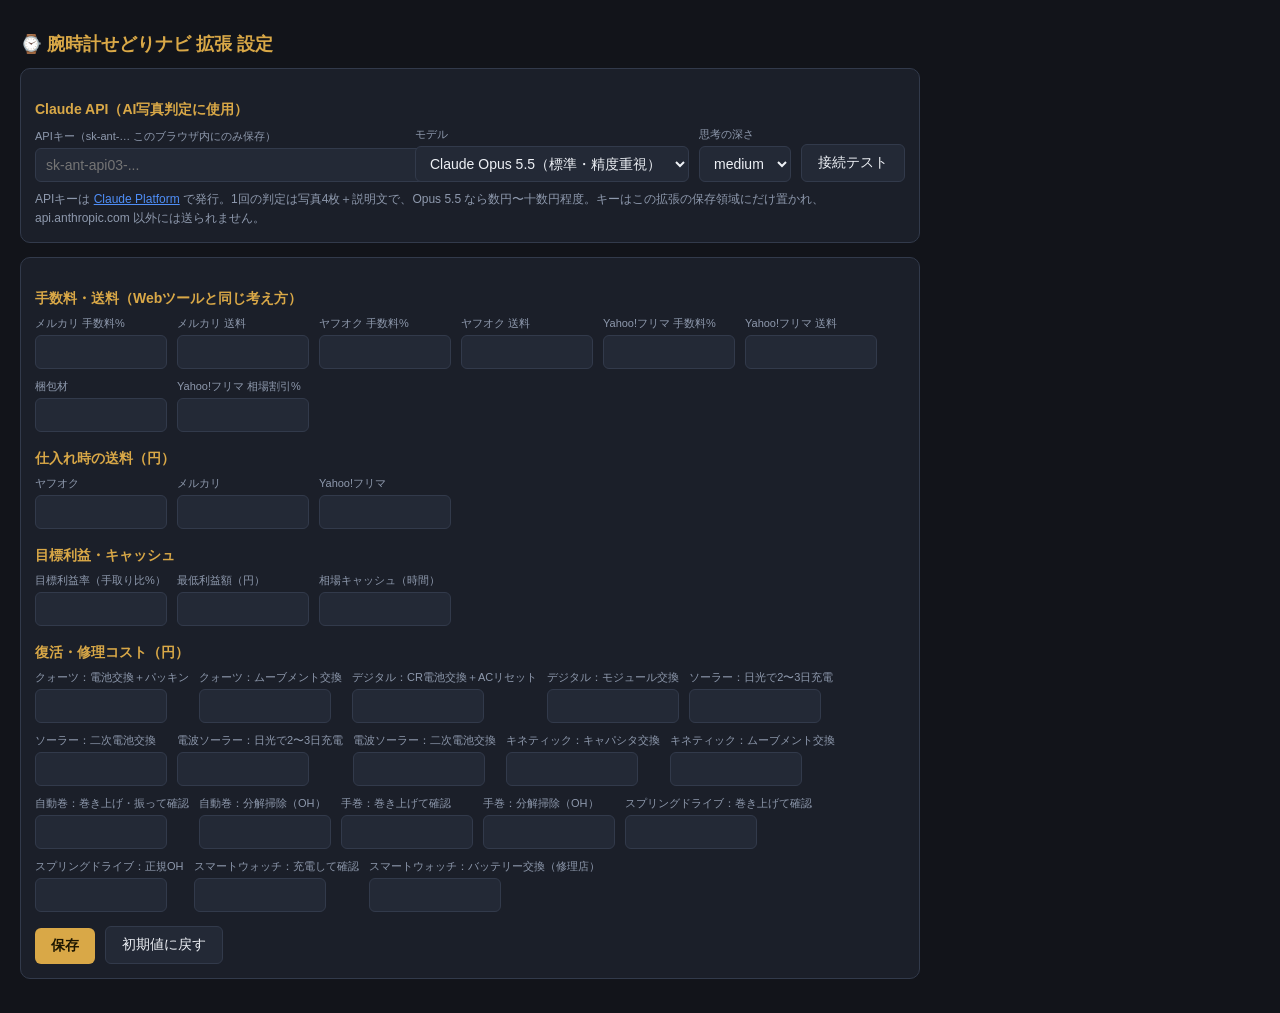
<file: extension/options.html>
<!DOCTYPE html>
<html lang="ja"><head><meta charset="UTF-8"><title>腕時計せどりナビ 拡張 設定</title>
<style>
body{background:#12141a;color:#eef1f6;font-family:"Hiragino Sans","Yu Gothic UI","Meiryo",sans-serif;font-size:14px;margin:0;padding:20px;max-width:900px}
h1{font-size:18px;color:#d9a847}h2{font-size:14px;color:#d9a847;margin:18px 0 8px}
.card{background:#1b1f29;border:1px solid #323a4b;border-radius:10px;padding:14px;margin-bottom:14px}
.row{display:flex;gap:10px;flex-wrap:wrap;align-items:flex-end}
.field{display:flex;flex-direction:column;gap:4px}.field label{font-size:11px;color:#8e99ad}
input,select{background:#232936;color:#eef1f6;border:1px solid #323a4b;border-radius:6px;padding:8px 10px;font-size:14px}
input[type=number]{width:110px}
button{background:#d9a847;color:#1b1500;border:none;border-radius:6px;padding:9px 16px;font-size:14px;font-weight:bold;cursor:pointer}
button.ghost{background:#232936;border:1px solid #323a4b;color:#eef1f6;font-weight:normal}
.hint{font-size:12px;color:#8e99ad;line-height:1.6}.ok{color:#2fc38a}.ng{color:#f0564f}
</style></head><body>
<h1>⌚ 腕時計せどりナビ 拡張 設定</h1>
<div class="card">
  <h2>Claude API（AI写真判定に使用）</h2>
  <div class="row">
    <div class="field" style="flex:1;min-width:300px"><label>APIキー（sk-ant-… このブラウザ内にのみ保存）</label><input id="apiKey" type="password" placeholder="sk-ant-api03-..." style="width:100%"></div>
    <div class="field"><label>モデル</label><select id="model">
      <option value="claude-opus-5-5">Claude Opus 5.5（標準・精度重視）</option>
      <option value="claude-sonnet-5-5">Claude Sonnet 5.5（安い）</option>
      <option value="claude-haiku-5-5">Claude Haiku 5.5（最安）</option>
    </select></div>
    <div class="field"><label>思考の深さ</label><select id="effort"><option value="low">low</option><option value="medium" selected>medium</option><option value="high">high</option></select></div>
    <button class="ghost" id="test">接続テスト</button>
  </div>
  <div class="hint" style="margin-top:8px">APIキーは <a href="https://platform.claude.com/" target="_blank" style="color:#4f8ef7">Claude Platform</a> で発行。1回の判定は写真4枚＋説明文で、Opus 5.5 なら数円〜十数円程度。キーはこの拡張の保存領域にだけ置かれ、api.anthropic.com 以外には送られません。<span id="testOut"></span></div>
</div>
<div class="card">
  <h2>手数料・送料（Webツールと同じ考え方）</h2>
  <div class="row">
    <div class="field"><label>メルカリ 手数料%</label><input type="number" id="fMer"></div>
    <div class="field"><label>メルカリ 送料</label><input type="number" id="sMer"></div>
    <div class="field"><label>ヤフオク 手数料%</label><input type="number" id="fYah"></div>
    <div class="field"><label>ヤフオク 送料</label><input type="number" id="sYah"></div>
    <div class="field"><label>Yahoo!フリマ 手数料%</label><input type="number" id="fYfm"></div>
    <div class="field"><label>Yahoo!フリマ 送料</label><input type="number" id="sYfm"></div>
    <div class="field"><label>梱包材</label><input type="number" id="pack"></div>
    <div class="field"><label>Yahoo!フリマ 相場割引%</label><input type="number" id="yfmDisc"></div>
  </div>
  <h2>仕入れ時の送料（円）</h2>
  <div class="row">
    <div class="field"><label>ヤフオク</label><input type="number" id="bYah"></div>
    <div class="field"><label>メルカリ</label><input type="number" id="bMer"></div>
    <div class="field"><label>Yahoo!フリマ</label><input type="number" id="bYfm"></div>
  </div>
  <h2>目標利益・キャッシュ</h2>
  <div class="row">
    <div class="field"><label>目標利益率（手取り比%）</label><input type="number" id="tgtPct"></div>
    <div class="field"><label>最低利益額（円）</label><input type="number" id="tgtMin"></div>
    <div class="field"><label>相場キャッシュ（時間）</label><input type="number" id="cacheHours"></div>
  </div>
  <h2>復活・修理コスト（円）</h2>
  <div class="row" id="fix"></div>
  <div class="row" style="margin-top:14px"><button id="save">保存</button><button class="ghost" id="reset">初期値に戻す</button><span id="msg" class="hint"></span></div>
</div>
<script src="data.js"></script>
<script src="options.js"></script>
</body></html>
</file>
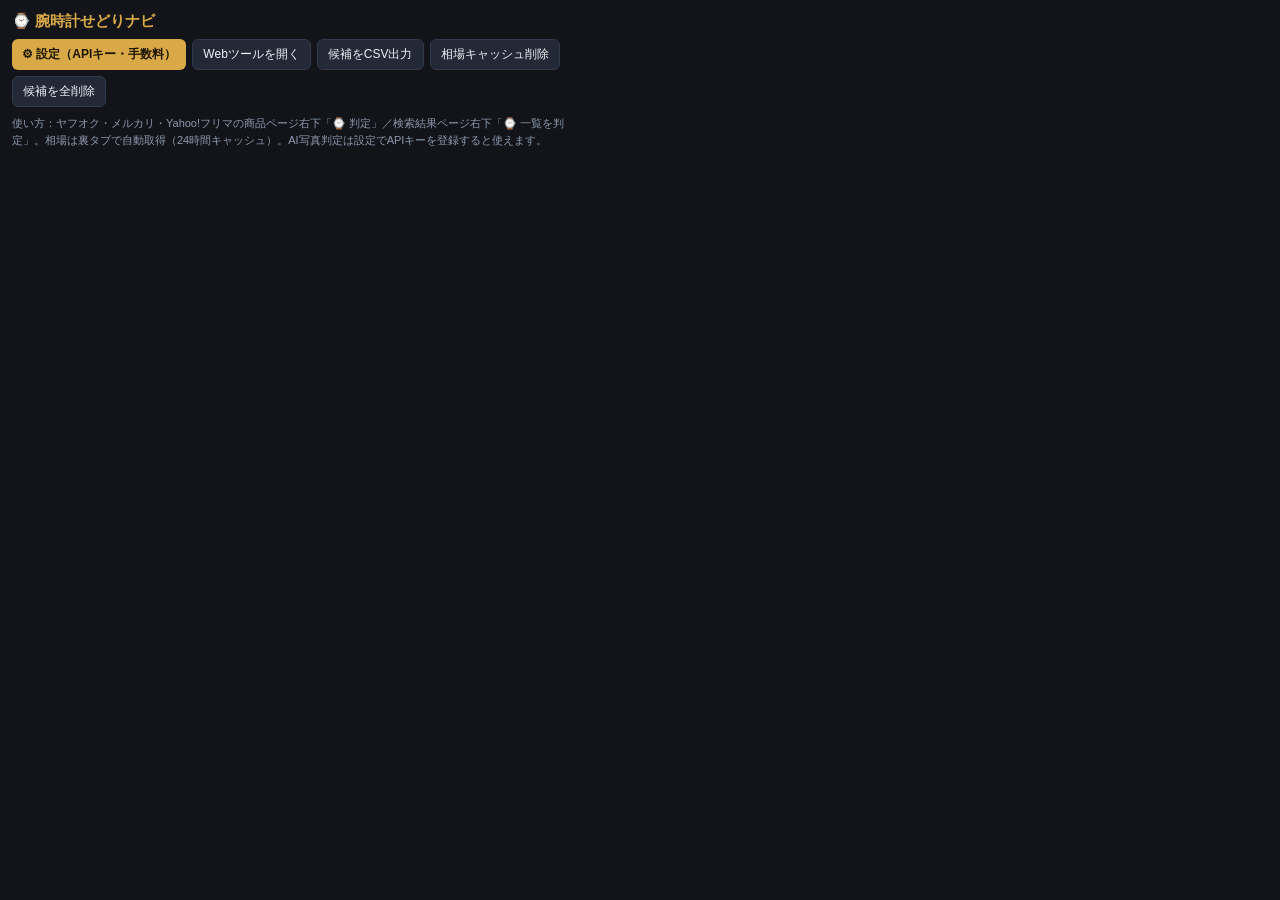
<file: extension/popup.html>
<!DOCTYPE html>
<html lang="ja"><head><meta charset="UTF-8"><title>腕時計せどりナビ</title>
<style>
body{width:560px;background:#12141a;color:#eef1f6;font-family:"Hiragino Sans","Yu Gothic UI","Meiryo",sans-serif;font-size:13px;margin:0;padding:12px}
h1{font-size:15px;color:#d9a847;margin:0 0 8px}
.row{display:flex;gap:6px;flex-wrap:wrap;margin-bottom:8px}
button{background:#d9a847;color:#1b1500;border:none;border-radius:6px;padding:6px 10px;font-size:12px;font-weight:bold;cursor:pointer}
button.ghost{background:#232936;border:1px solid #323a4b;color:#eef1f6;font-weight:normal}
table{border-collapse:collapse;width:100%;font-size:12px}th,td{border-bottom:1px solid #323a4b;padding:4px 5px;text-align:left;vertical-align:top}th{color:#8e99ad;font-weight:normal}
a{color:#4f8ef7;text-decoration:none}.ok{color:#2fc38a}.ng{color:#f0564f}.wn{color:#f0b42f}.muted{color:#8e99ad}
.hint{font-size:11px;color:#8e99ad;line-height:1.5;margin-top:8px}
</style></head><body>
<h1>⌚ 腕時計せどりナビ</h1>
<div class="row">
  <button id="opt">⚙ 設定（APIキー・手数料）</button>
  <button class="ghost" id="tool">Webツールを開く</button>
  <button class="ghost" id="csv">候補をCSV出力</button>
  <button class="ghost" id="cache">相場キャッシュ削除</button>
  <button class="ghost" id="clear">候補を全削除</button>
</div>
<div id="list"></div>
<div class="hint">使い方：ヤフオク・メルカリ・Yahoo!フリマの商品ページ右下「⌚ 判定」／検索結果ページ右下「⌚ 一覧を判定」。相場は裏タブで自動取得（24時間キャッシュ）。AI写真判定は設定でAPIキーを登録すると使えます。</div>
<script src="popup.js"></script>
</body></html>
</file>
